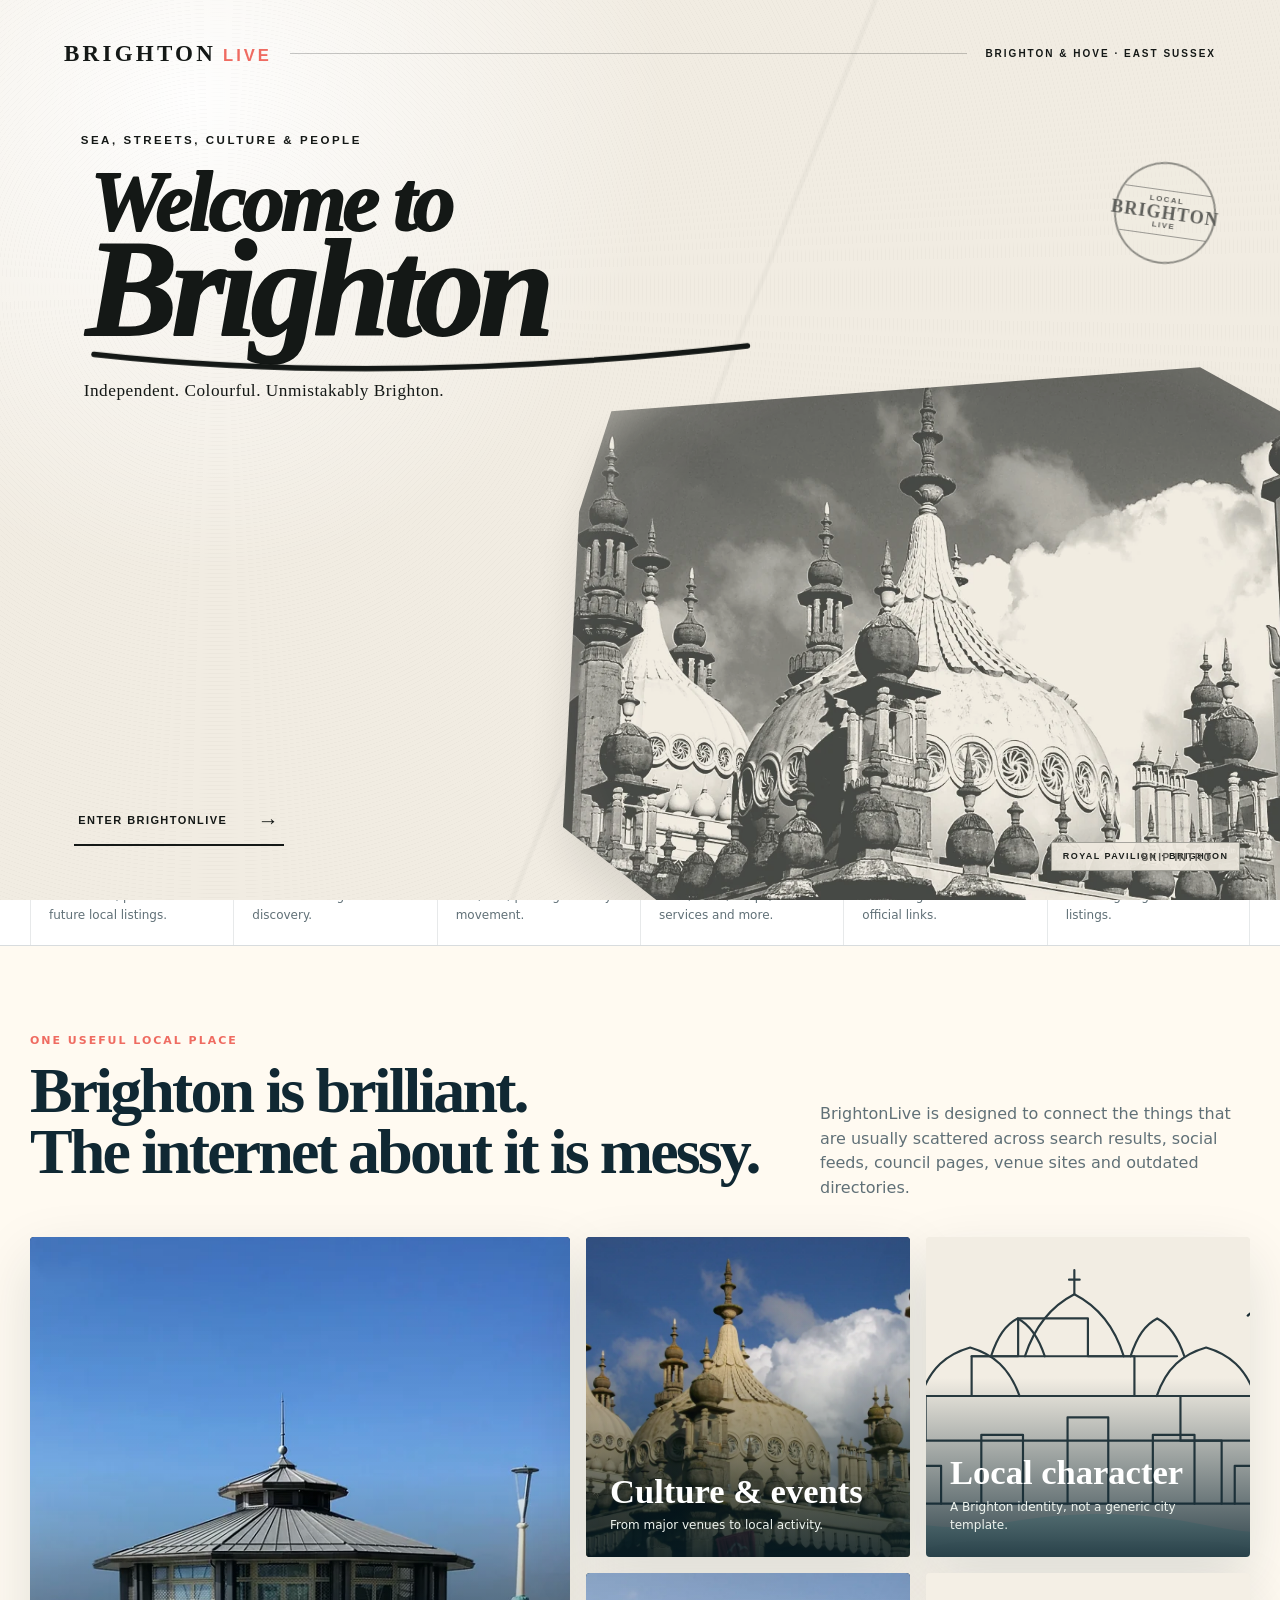
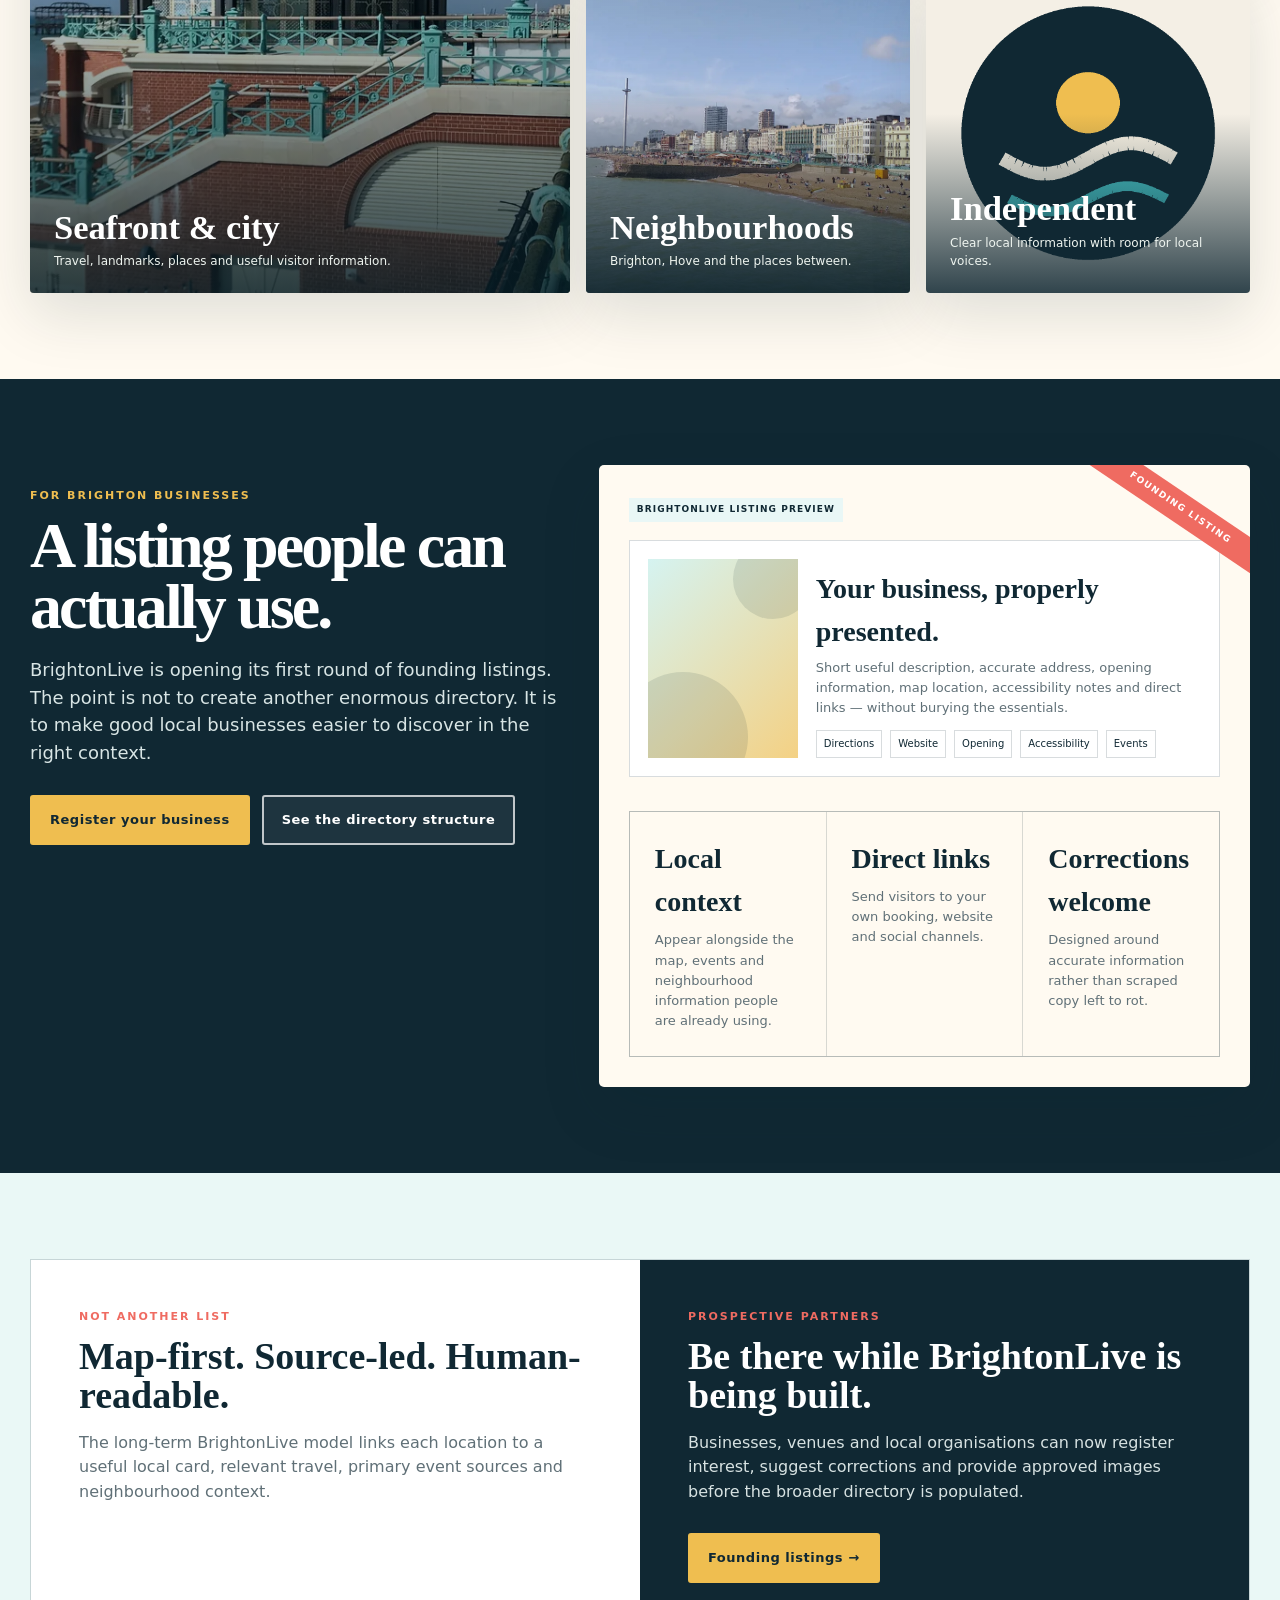
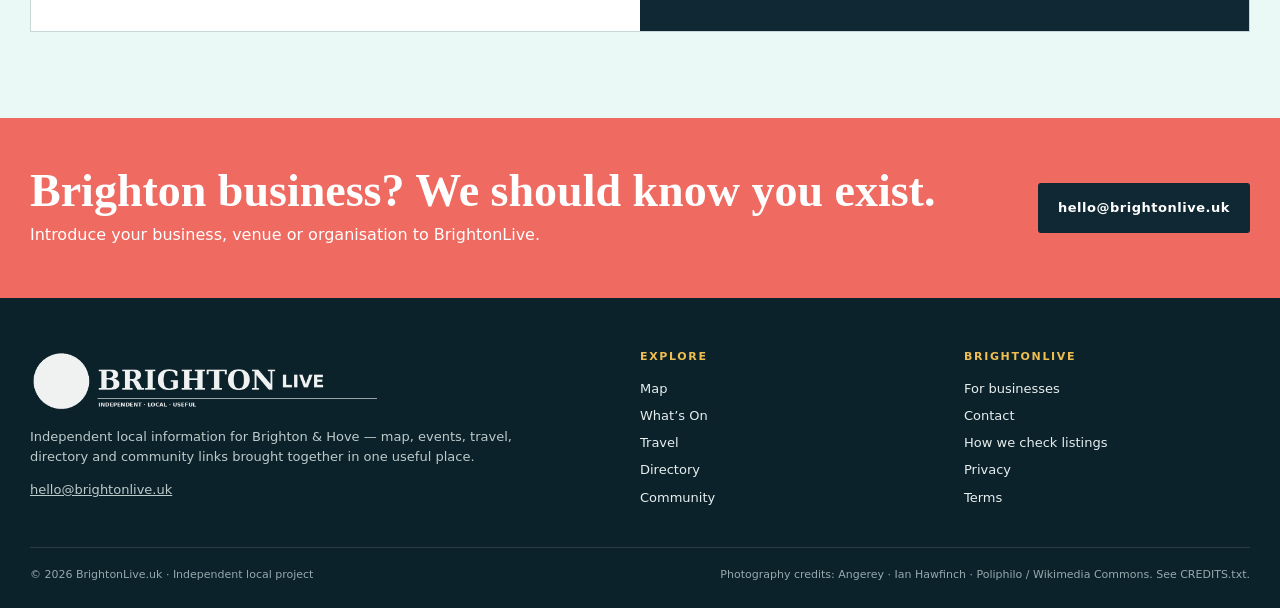
<file: public_html/index.html>
<!doctype html><html lang="en-GB"><head>
<meta charset="utf-8"><meta name="viewport" content="width=device-width,initial-scale=1">
<title>BrightonLive | Brighton & Hove Map, What’s On, Travel and Local Directory</title><meta name="description" content="BrightonLive is an independent map-first guide to Brighton & Hove: local places, what's on, travel, businesses, services and community links."><meta name="robots" content="index, follow, max-image-preview:large">
<link rel="canonical" href="https://brightonlive.uk/"><meta name="theme-color" content="#102833">
<meta property="og:locale" content="en_GB"><meta property="og:type" content="website"><meta property="og:site_name" content="BrightonLive">
<meta property="og:title" content="BrightonLive | Brighton & Hove Map, What’s On, Travel and Local Directory"><meta property="og:description" content="BrightonLive is an independent map-first guide to Brighton & Hove: local places, what's on, travel, businesses, services and community links."><meta property="og:url" content="https://brightonlive.uk/">
<meta property="og:image" content="https://brightonlive.uk/assets/brand/og-brightonlive-1200x630.jpg">
<meta name="twitter:card" content="summary_large_image"><meta name="twitter:title" content="BrightonLive | Brighton & Hove Map, What’s On, Travel and Local Directory"><meta name="twitter:description" content="BrightonLive is an independent map-first guide to Brighton & Hove: local places, what's on, travel, businesses, services and community links.">
<meta name="twitter:image" content="https://brightonlive.uk/assets/brand/og-brightonlive-1200x630.jpg">
<link rel="icon" href="assets/brand/favicon.svg" type="image/svg+xml"><link rel="icon" href="assets/brand/favicon-32.png" sizes="32x32"><link rel="icon" href="assets/brand/favicon-16.png" sizes="16x16">
<link rel="apple-touch-icon" href="assets/brand/apple-touch-icon.png" sizes="180x180"><link rel="manifest" href="site.webmanifest">
<link rel="stylesheet" href="assets/css/site.css"><link rel="stylesheet" href="assets/css/intro.css">
<script type="application/ld+json">{"@context": "https://schema.org", "@graph": [{"@type": "WebSite", "@id": "https://brightonlive.uk/#website", "url": "https://brightonlive.uk/", "name": "BrightonLive", "description": "Independent local guide to Brighton & Hove.", "inLanguage": "en-GB", "potentialAction": {"@type": "SearchAction", "target": "https://brightonlive.uk/map.html?q={search_term_string}", "query-input": "required name=search_term_string"}}, {"@type": "Organization", "@id": "https://brightonlive.uk/#organization", "name": "BrightonLive", "url": "https://brightonlive.uk/", "logo": "https://brightonlive.uk/assets/brand/google-business-logo-720.png", "areaServed": "Brighton & Hove, East Sussex"}]}</script>
</head><body><a class="skip-link" href="#main">Skip to content</a>
<div class="topline"><div class="wrap topline__inner"><span>BRIGHTON &amp; HOVE · BN1 · BN2 · BN3 · BN41</span><span>Founding business listings now open · <a href="list-your-business.html">Register interest →</a></span></div></div>
<div class="bl-intro" aria-label="Welcome to Brighton">
 <div class="bl-intro__grain" aria-hidden="true"></div>
 <header class="bl-intro__top" aria-hidden="true"><div class="bl-intro__brand">BRIGHTON<span>LIVE</span></div><div class="bl-intro__rule"></div><div class="bl-intro__place">BRIGHTON &amp; HOVE · EAST SUSSEX</div></header>
 <div class="bl-intro__copy"><p class="bl-intro__eyebrow">Sea, streets, culture &amp; people</p>
  <svg class="bl-intro__script" viewBox="0 0 1000 300" role="img" aria-labelledby="welcome-title welcome-desc">
   <title id="welcome-title">Welcome to Brighton</title><desc id="welcome-desc">Animated handwritten welcome lettering.</desc>
   <text class="bl-stroke bl-line1" x="24" y="104">Welcome to</text><text class="bl-fill bl-line1" x="24" y="104">Welcome to</text>
   <text class="bl-stroke bl-line2" x="18" y="238">Brighton</text><text class="bl-fill bl-line2" x="18" y="238">Brighton</text>
   <path class="bl-swoop" d="M28 263 C290 292, 566 286, 865 252"></path>
  </svg><p class="bl-intro__sub">Independent. Colourful. Unmistakably Brighton.</p>
 </div>
 <figure class="bl-intro__plate"><div class="bl-intro__matte"><img src="assets/intro/brighton-pavilion-plate.webp" alt="Architectural plate-style image of the Royal Pavilion"></div><figcaption>Royal Pavilion · Brighton</figcaption></figure>
 <div class="bl-intro__stamp" aria-hidden="true"><span>LOCAL</span><b>BRIGHTON</b><span>LIVE</span></div>
 <button class="bl-intro__enter" type="button" data-intro-enter><span>Enter BrightonLive</span><span aria-hidden="true">→</span></button>
 <button class="bl-intro__skip" type="button" data-intro-skip>Skip intro</button>
</div><script src="assets/js/intro.js" defer></script>
<header class="site-header"><div class="wrap header-inner">
<a class="brand-link" href="index.html" aria-label="BrightonLive home"><img src="assets/brand/header-1.png" alt="BrightonLive"></a>
<button class="menu-toggle" type="button" aria-label="Open menu" aria-expanded="false"><span></span><span></span><span></span></button>
<nav class="site-nav" aria-label="Main navigation"><a href="index.html" aria-current="page">Home</a><a href="map.html">Map</a><a href="calendar.html">What’s On</a><a href="travel.html">Travel</a><a href="directory.html">Directory</a><a href="community.html">Community</a><a href="contact.html">Contact</a><a class="client-link" href="list-your-business.html">For businesses</a></nav></div></header>
<main id="main">
<section class="hero" aria-label="BrightonLive introduction">
 <div class="hero-scenes" aria-hidden="true"><div class="hero-scene"></div><div class="hero-scene"></div><div class="hero-scene"></div></div>
 <div class="wrap hero-content"><div class="hero-copy"><p class="eyebrow">Brighton, beautifully mapped</p><h1>Live local knowledge for Brighton &amp; Hove.</h1>
 <p>A city guide built around what people actually need: a clear local map, useful travel links, trusted event sources and a growing directory of places, businesses and services.</p>
 <div class="actions"><a class="button" href="map.html">Open the map</a><a class="button-outline" href="directory.html">Browse the directory</a></div></div></div>
 <div class="hero-labels"><div class="wrap"><div class="scene-label"><b>Brighton seafront</b>West Pier · i360 · promenade</div><div class="scene-label"><b>Brighton &amp; Hove</b>Neighbourhoods · independents · local life</div><div class="scene-label"><b>Royal Pavilion</b>Culture · history · city centre</div></div></div>
</section>

<nav class="quick-nav" aria-label="Quick links"><div class="wrap quick-grid">
<a href="map.html"><b>Map</b><span>Landmarks, places and future local listings.</span></a>
<a href="calendar.html"><b>What’s On</b><span>Source-led Brighton event discovery.</span></a>
<a href="travel.html"><b>Travel</b><span>Rail, bus, parking and city movement.</span></a>
<a href="directory.html"><b>Directory</b><span>Food, drink, shops, services and more.</span></a>
<a href="community.html"><b>Community</b><span>Useful organisations and official links.</span></a>
<a href="list-your-business.html"><b>For business</b><span>Founding BrightonLive listings.</span></a>
</div></nav>

<section class="section"><div class="wrap">
 <div class="section-head"><div><div class="section-kicker">One useful local place</div><h2 class="section-title">Brighton is brilliant.<br>The internet about it is messy.</h2></div><p>BrightonLive is designed to connect the things that are usually scattered across search results, social feeds, council pages, venue sites and outdated directories.</p></div>
 <div class="visual-grid">
  <article class="visual-card"><img src="assets/images/card-seafront-900.webp" alt="Brighton seafront looking towards the i360"><div class="vc-copy"><b>Seafront &amp; city</b><span>Travel, landmarks, places and useful visitor information.</span></div></article>
  <article class="visual-card"><img src="assets/images/card-pavilion-900.webp" alt="Royal Pavilion architectural detail"><div class="vc-copy"><b>Culture &amp; events</b><span>From major venues to local activity.</span></div></article>
  <article class="visual-card art"><img src="assets/images/brighton-pavilion-line.svg" alt="Illustrated Brighton Royal Pavilion"><div class="vc-copy"><b>Local character</b><span>A Brighton identity, not a generic city template.</span></div></article>
  <article class="visual-card"><img src="assets/images/card-city-900.webp" alt="Brighton city and seafront"><div class="vc-copy"><b>Neighbourhoods</b><span>Brighton, Hove and the places between.</span></div></article>
  <article class="visual-card art"><img src="assets/brand/social-profile-1080.png" alt="BrightonLive brand mark"><div class="vc-copy"><b>Independent</b><span>Clear local information with room for local voices.</span></div></article>
 </div>
</div></section>

<section class="section section--ink"><div class="wrap client-grid">
 <div class="client-copy"><div class="section-kicker">For Brighton businesses</div><h2 class="section-title">A listing people can actually use.</h2><p class="section-lead">BrightonLive is opening its first round of founding listings. The point is not to create another enormous directory. It is to make good local businesses easier to discover in the right context.</p>
 <div class="actions"><a class="button" href="list-your-business.html">Register your business</a><a class="button-outline" href="directory.html">See the directory structure</a></div></div>
 <div class="client-card"><span class="mock-tag">BrightonLive listing preview</span><div class="mock-listing"><div class="mock-photo"></div><div><h3>Your business, properly presented.</h3><p>Short useful description, accurate address, opening information, map location, accessibility notes and direct links — without burying the essentials.</p><div class="mock-meta"><span>Directions</span><span>Website</span><span>Opening</span><span>Accessibility</span><span>Events</span></div></div></div>
 <div class="benefits"><div class="benefit"><strong>Local context</strong><p>Appear alongside the map, events and neighbourhood information people are already using.</p></div><div class="benefit"><strong>Direct links</strong><p>Send visitors to your own booking, website and social channels.</p></div><div class="benefit"><strong>Corrections welcome</strong><p>Designed around accurate information rather than scraped copy left to rot.</p></div></div>
 </div>
</div></section>

<section class="section section--sea"><div class="wrap"><div class="editorial-strip">
 <div class="editorial-panel"><div class="section-kicker">Not another list</div><h3>Map-first. Source-led. Human-readable.</h3><p>The long-term BrightonLive model links each location to a useful local card, relevant travel, primary event sources and neighbourhood context.</p></div>
 <div class="editorial-panel"><div class="section-kicker">Prospective partners</div><h3>Be there while BrightonLive is being built.</h3><p>Businesses, venues and local organisations can now register interest, suggest corrections and provide approved images before the broader directory is populated.</p><div class="actions"><a class="button" href="list-your-business.html">Founding listings →</a></div></div>
</div></div></section>

<div class="cta-band"><div class="wrap"><div><h2>Brighton business? We should know you exist.</h2><p>Introduce your business, venue or organisation to BrightonLive.</p></div><a class="button" href="mailto:hello@brightonlive.uk?subject=BrightonLive%20founding%20listing">hello@brightonlive.uk</a></div></div>
</main><footer class="footer"><div class="wrap"><div class="footer-grid">
<div><img class="footer-logo" src="assets/brand/header-1.png" alt="BrightonLive"><p>Independent local information for Brighton &amp; Hove — map, events, travel, directory and community links brought together in one useful place.</p><p><a href="mailto:hello@brightonlive.uk">hello@brightonlive.uk</a></p></div>
<div><h4>Explore</h4><nav class="footer-nav"><a href="map.html">Map</a><a href="calendar.html">What’s On</a><a href="travel.html">Travel</a><a href="directory.html">Directory</a><a href="community.html">Community</a></nav></div>
<div><h4>BrightonLive</h4><nav class="footer-nav"><a href="list-your-business.html">For businesses</a><a href="contact.html">Contact</a><a href="how-we-check.html">How we check listings</a><a href="privacy.html">Privacy</a><a href="terms.html">Terms</a></nav></div>
</div><div class="footer-bottom"><span>© <span data-year></span> BrightonLive.uk · Independent local project</span><span>Photography credits: Angerey · Ian Hawfinch · Poliphilo / Wikimedia Commons. See CREDITS.txt.</span></div></div></footer>
<script src="assets/js/site.js" defer></script></body></html>
</file>
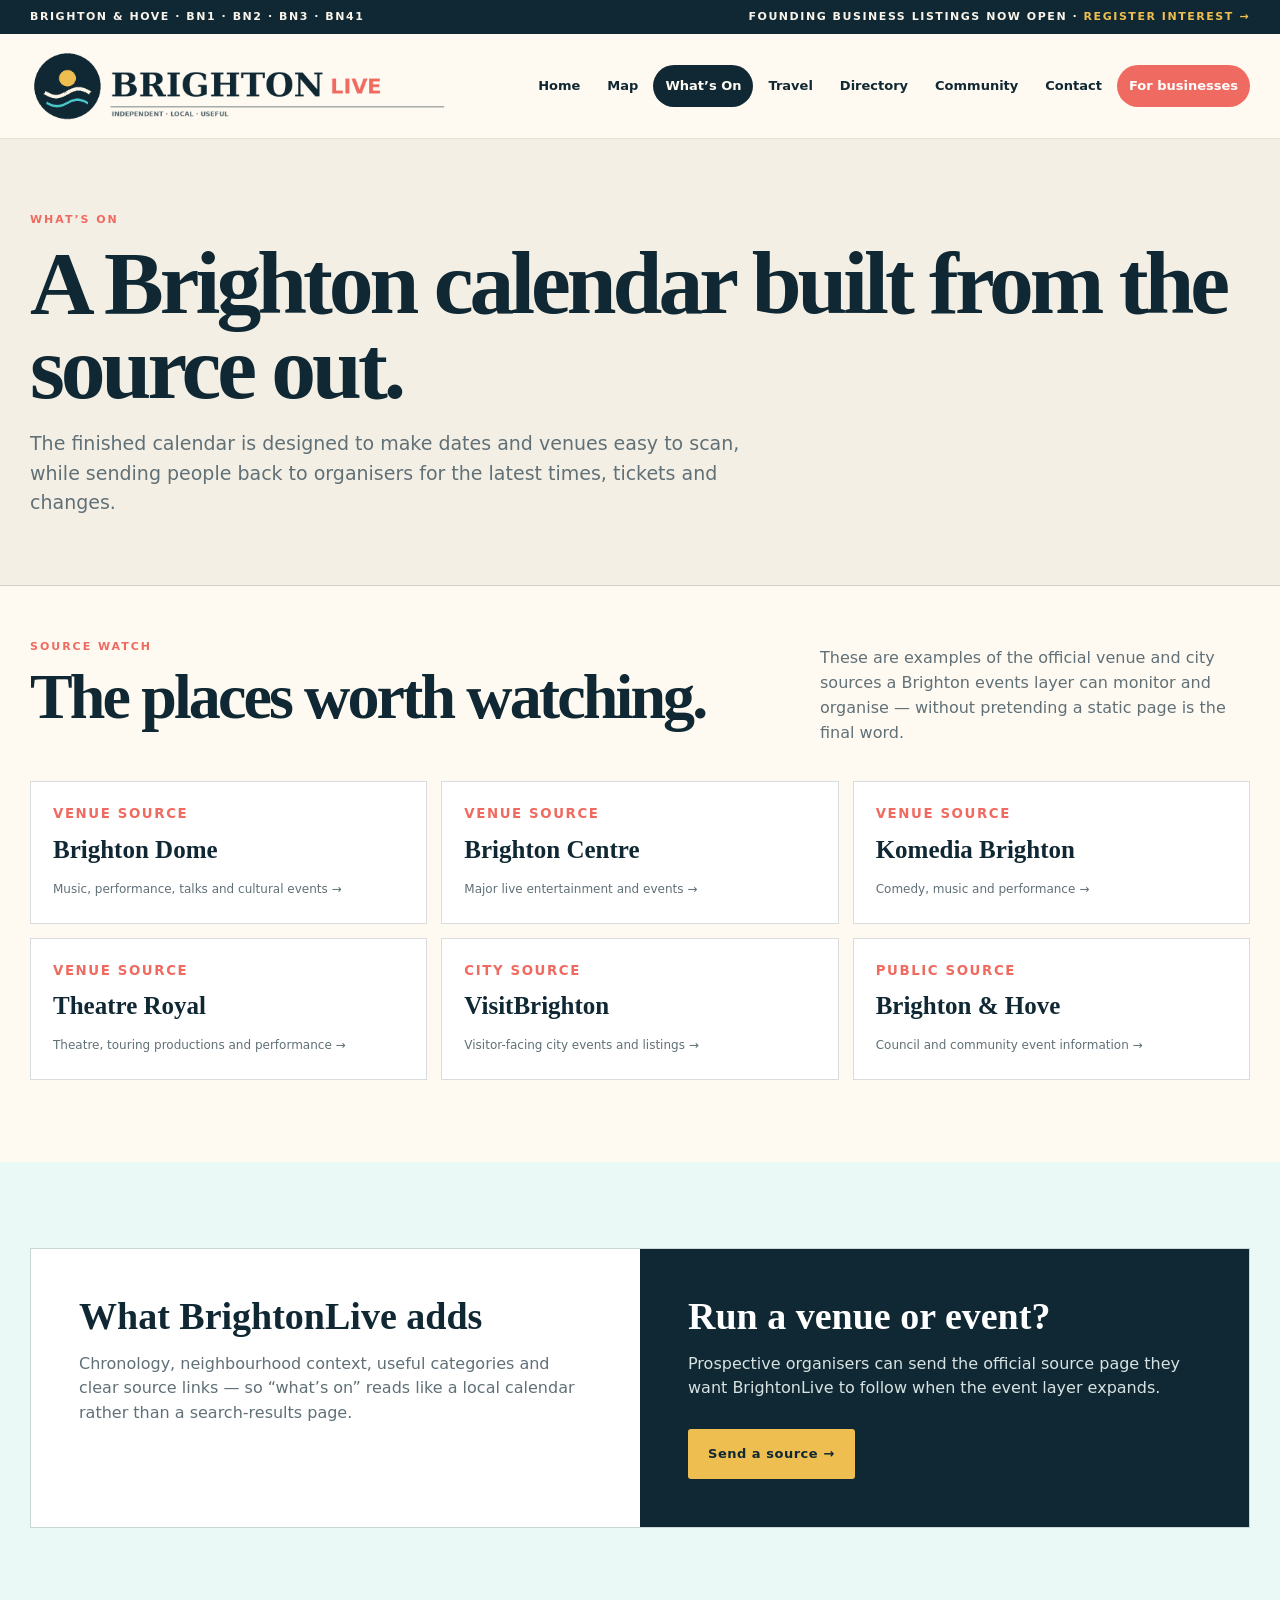
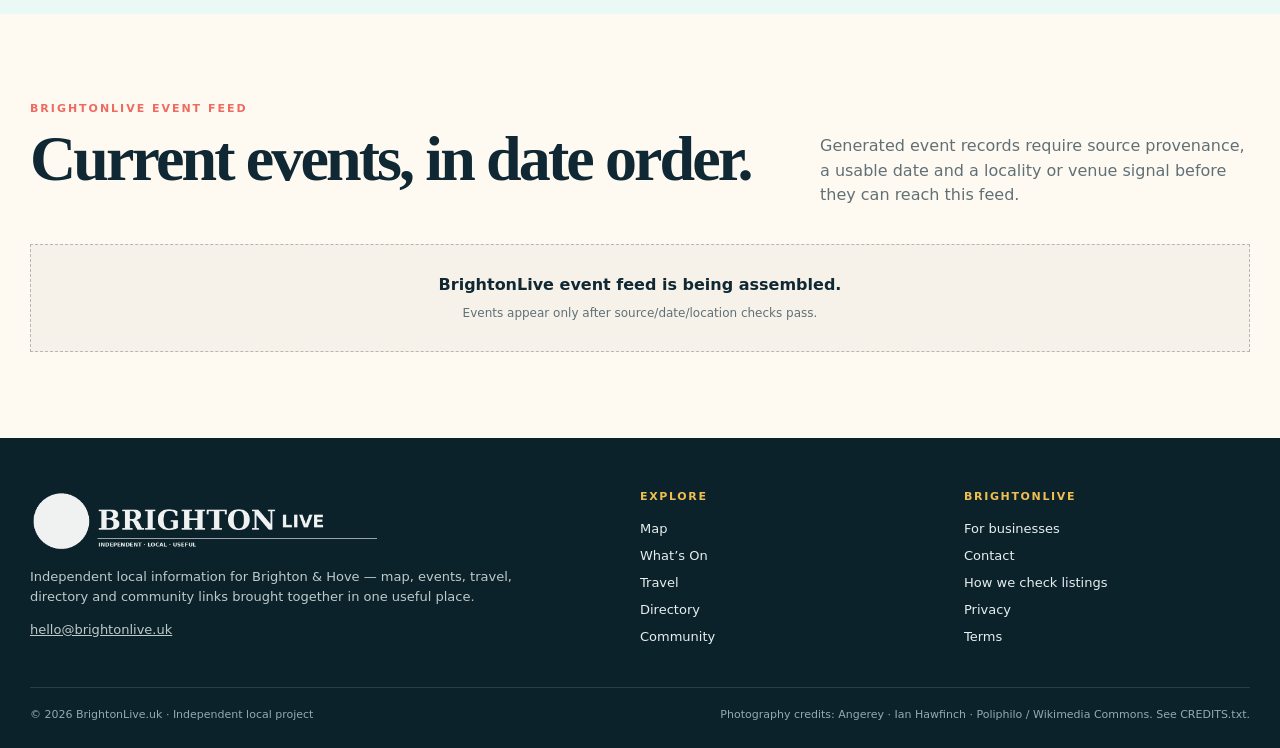
<file: public_html/calendar.html>
<!doctype html><html lang="en-GB"><head>
<meta charset="utf-8"><meta name="viewport" content="width=device-width,initial-scale=1">
<title>What’s On in Brighton & Hove | BrightonLive</title><meta name="description" content="BrightonLive's source-led route into events, venues and what's on across Brighton & Hove."><meta name="robots" content="index, follow, max-image-preview:large">
<link rel="canonical" href="https://brightonlive.uk/calendar.html"><meta name="theme-color" content="#102833">
<meta property="og:locale" content="en_GB"><meta property="og:type" content="website"><meta property="og:site_name" content="BrightonLive">
<meta property="og:title" content="What’s On in Brighton & Hove | BrightonLive"><meta property="og:description" content="BrightonLive's source-led route into events, venues and what's on across Brighton & Hove."><meta property="og:url" content="https://brightonlive.uk/calendar.html">
<meta property="og:image" content="https://brightonlive.uk/assets/brand/og-brightonlive-1200x630.jpg">
<meta name="twitter:card" content="summary_large_image"><meta name="twitter:title" content="What’s On in Brighton & Hove | BrightonLive"><meta name="twitter:description" content="BrightonLive's source-led route into events, venues and what's on across Brighton & Hove.">
<meta name="twitter:image" content="https://brightonlive.uk/assets/brand/og-brightonlive-1200x630.jpg">
<link rel="icon" href="assets/brand/favicon.svg" type="image/svg+xml"><link rel="icon" href="assets/brand/favicon-32.png" sizes="32x32"><link rel="icon" href="assets/brand/favicon-16.png" sizes="16x16">
<link rel="apple-touch-icon" href="assets/brand/apple-touch-icon.png" sizes="180x180"><link rel="manifest" href="site.webmanifest">
<link rel="stylesheet" href="assets/css/site.css">
<script type="application/ld+json">{"@context": "https://schema.org", "@graph": [{"@type": "WebSite", "@id": "https://brightonlive.uk/#website", "url": "https://brightonlive.uk/", "name": "BrightonLive", "description": "Independent local guide to Brighton & Hove.", "inLanguage": "en-GB", "potentialAction": {"@type": "SearchAction", "target": "https://brightonlive.uk/map.html?q={search_term_string}", "query-input": "required name=search_term_string"}}, {"@type": "Organization", "@id": "https://brightonlive.uk/#organization", "name": "BrightonLive", "url": "https://brightonlive.uk/", "logo": "https://brightonlive.uk/assets/brand/google-business-logo-720.png", "areaServed": "Brighton & Hove, East Sussex"}]}</script>
</head><body><a class="skip-link" href="#main">Skip to content</a>
<div class="topline"><div class="wrap topline__inner"><span>BRIGHTON &amp; HOVE · BN1 · BN2 · BN3 · BN41</span><span>Founding business listings now open · <a href="list-your-business.html">Register interest →</a></span></div></div><header class="site-header"><div class="wrap header-inner">
<a class="brand-link" href="index.html" aria-label="BrightonLive home"><img src="assets/brand/header-1.png" alt="BrightonLive"></a>
<button class="menu-toggle" type="button" aria-label="Open menu" aria-expanded="false"><span></span><span></span><span></span></button>
<nav class="site-nav" aria-label="Main navigation"><a href="index.html">Home</a><a href="map.html">Map</a><a href="calendar.html" aria-current="page">What’s On</a><a href="travel.html">Travel</a><a href="directory.html">Directory</a><a href="community.html">Community</a><a href="contact.html">Contact</a><a class="client-link" href="list-your-business.html">For businesses</a></nav></div></header>
<main id="main"><section class="page-hero"><div class="wrap"><div class="section-kicker">What’s On</div><h1>A Brighton calendar built from the source out.</h1><p>The finished calendar is designed to make dates and venues easy to scan, while sending people back to organisers for the latest times, tickets and changes.</p></div></section>
<section class="page-shell"><div class="wrap"><div class="section-head"><div><div class="section-kicker">Source watch</div><h2 class="section-title">The places worth watching.</h2></div><p>These are examples of the official venue and city sources a Brighton events layer can monitor and organise — without pretending a static page is the final word.</p></div>
<div class="sources-grid">
<a class="source-card" href="https://brightondome.org/" target="_blank" rel="noopener"><small>Venue source</small><strong>Brighton Dome</strong><span>Music, performance, talks and cultural events →</span></a>
<a class="source-card" href="https://brightoncentre.co.uk/" target="_blank" rel="noopener"><small>Venue source</small><strong>Brighton Centre</strong><span>Major live entertainment and events →</span></a>
<a class="source-card" href="https://www.komedia.co.uk/brighton/" target="_blank" rel="noopener"><small>Venue source</small><strong>Komedia Brighton</strong><span>Comedy, music and performance →</span></a>
<a class="source-card" href="https://www.atgtickets.com/venues/theatre-royal-brighton/" target="_blank" rel="noopener"><small>Venue source</small><strong>Theatre Royal</strong><span>Theatre, touring productions and performance →</span></a>
<a class="source-card" href="https://www.visitbrighton.com/whats-on" target="_blank" rel="noopener"><small>City source</small><strong>VisitBrighton</strong><span>Visitor-facing city events and listings →</span></a>
<a class="source-card" href="https://www.brighton-hove.gov.uk/events" target="_blank" rel="noopener"><small>Public source</small><strong>Brighton &amp; Hove</strong><span>Council and community event information →</span></a>
</div></div></section>
<section class="section section--sea"><div class="wrap"><div class="editorial-strip"><div class="editorial-panel"><h3>What BrightonLive adds</h3><p>Chronology, neighbourhood context, useful categories and clear source links — so “what’s on” reads like a local calendar rather than a search-results page.</p></div><div class="editorial-panel"><h3>Run a venue or event?</h3><p>Prospective organisers can send the official source page they want BrightonLive to follow when the event layer expands.</p><div class="actions"><a class="button" href="contact.html">Send a source →</a></div></div></div></div></section>
<section class="section"><div class="wrap">
<div class="section-head"><div><div class="section-kicker">BrightonLive event feed</div><h2 class="section-title">Current events, in date order.</h2></div><p>Generated event records require source provenance, a usable date and a locality or venue signal before they can reach this feed.</p></div>
<div class="event-feed" data-events-feed></div>
</div></section>
</main><footer class="footer"><div class="wrap"><div class="footer-grid">
<div><img class="footer-logo" src="assets/brand/header-1.png" alt="BrightonLive"><p>Independent local information for Brighton &amp; Hove — map, events, travel, directory and community links brought together in one useful place.</p><p><a href="mailto:hello@brightonlive.uk">hello@brightonlive.uk</a></p></div>
<div><h4>Explore</h4><nav class="footer-nav"><a href="map.html">Map</a><a href="calendar.html">What’s On</a><a href="travel.html">Travel</a><a href="directory.html">Directory</a><a href="community.html">Community</a></nav></div>
<div><h4>BrightonLive</h4><nav class="footer-nav"><a href="list-your-business.html">For businesses</a><a href="contact.html">Contact</a><a href="how-we-check.html">How we check listings</a><a href="privacy.html">Privacy</a><a href="terms.html">Terms</a></nav></div>
</div><div class="footer-bottom"><span>© <span data-year></span> BrightonLive.uk · Independent local project</span><span>Photography credits: Angerey · Ian Hawfinch · Poliphilo / Wikimedia Commons. See CREDITS.txt.</span></div></div></footer>
<script src="assets/js/site.js" defer></script><script src="assets/js/data-feeds.js" defer></script></body></html>
</file>
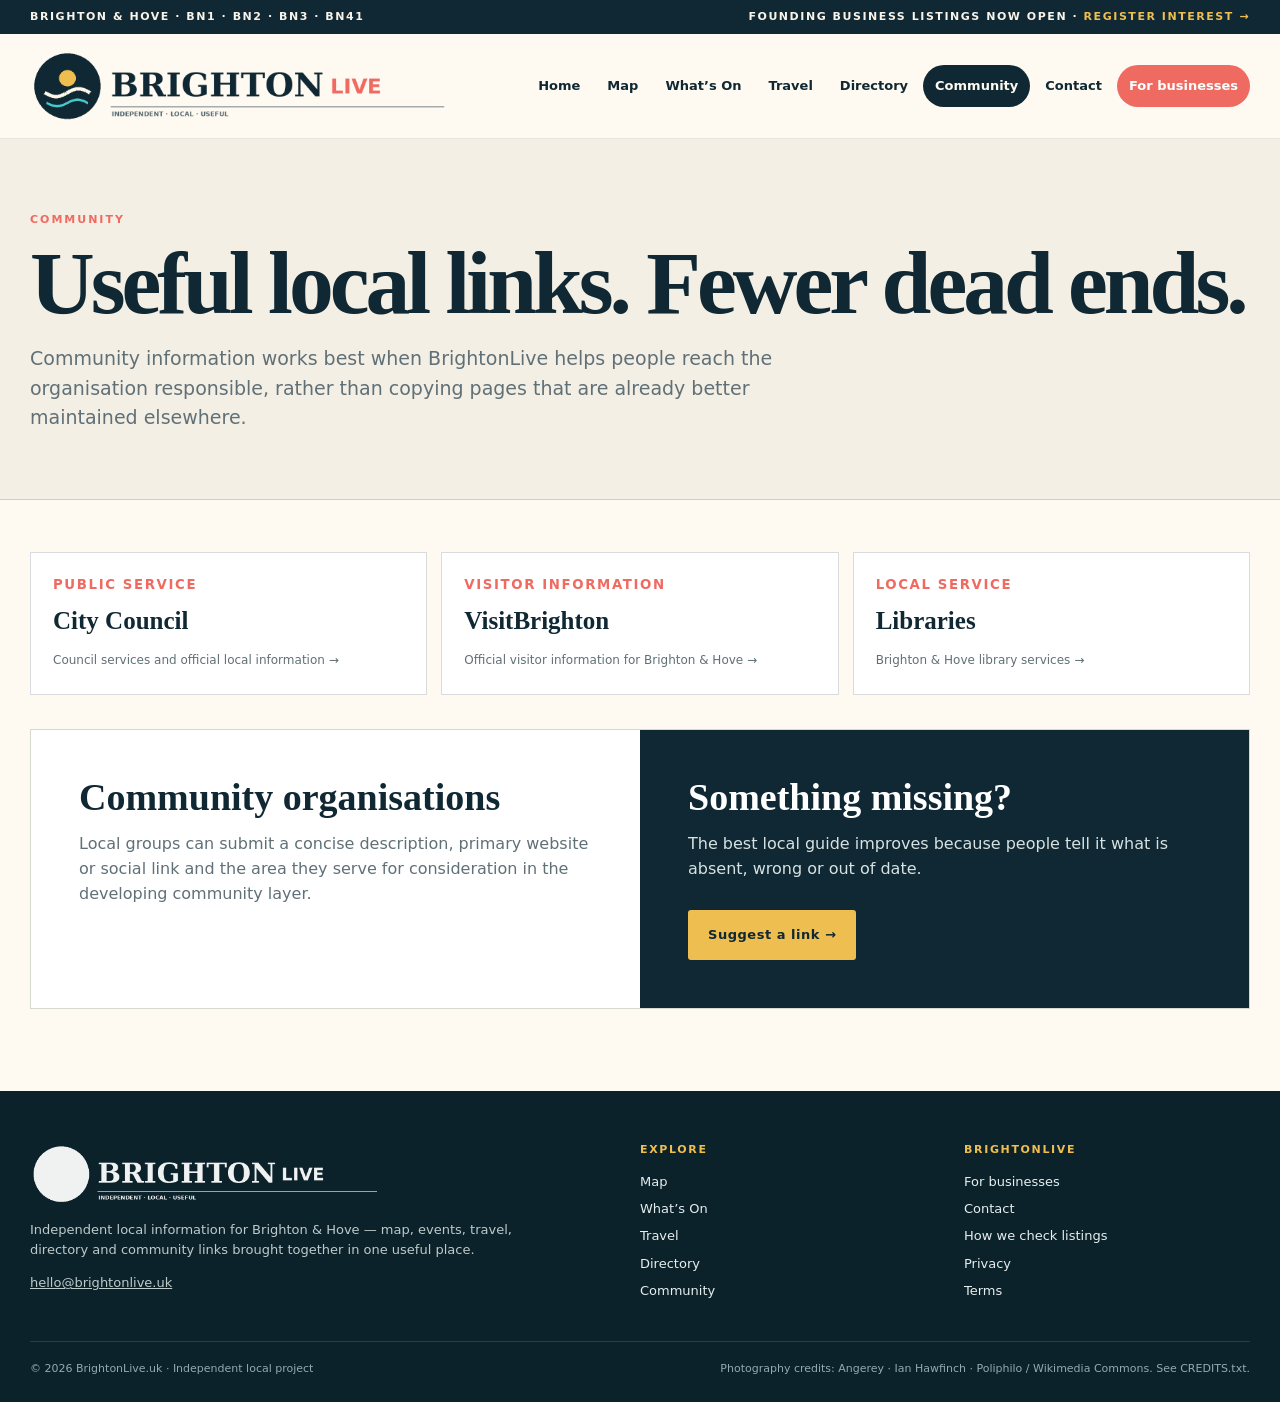
<file: public_html/community.html>
<!doctype html><html lang="en-GB"><head>
<meta charset="utf-8"><meta name="viewport" content="width=device-width,initial-scale=1">
<title>Brighton & Hove Community | BrightonLive</title><meta name="description" content="Useful Brighton & Hove community, public service and city information links."><meta name="robots" content="index, follow, max-image-preview:large">
<link rel="canonical" href="https://brightonlive.uk/community.html"><meta name="theme-color" content="#102833">
<meta property="og:locale" content="en_GB"><meta property="og:type" content="website"><meta property="og:site_name" content="BrightonLive">
<meta property="og:title" content="Brighton & Hove Community | BrightonLive"><meta property="og:description" content="Useful Brighton & Hove community, public service and city information links."><meta property="og:url" content="https://brightonlive.uk/community.html">
<meta property="og:image" content="https://brightonlive.uk/assets/brand/og-brightonlive-1200x630.jpg">
<meta name="twitter:card" content="summary_large_image"><meta name="twitter:title" content="Brighton & Hove Community | BrightonLive"><meta name="twitter:description" content="Useful Brighton & Hove community, public service and city information links.">
<meta name="twitter:image" content="https://brightonlive.uk/assets/brand/og-brightonlive-1200x630.jpg">
<link rel="icon" href="assets/brand/favicon.svg" type="image/svg+xml"><link rel="icon" href="assets/brand/favicon-32.png" sizes="32x32"><link rel="icon" href="assets/brand/favicon-16.png" sizes="16x16">
<link rel="apple-touch-icon" href="assets/brand/apple-touch-icon.png" sizes="180x180"><link rel="manifest" href="site.webmanifest">
<link rel="stylesheet" href="assets/css/site.css">
<script type="application/ld+json">{"@context": "https://schema.org", "@graph": [{"@type": "WebSite", "@id": "https://brightonlive.uk/#website", "url": "https://brightonlive.uk/", "name": "BrightonLive", "description": "Independent local guide to Brighton & Hove.", "inLanguage": "en-GB", "potentialAction": {"@type": "SearchAction", "target": "https://brightonlive.uk/map.html?q={search_term_string}", "query-input": "required name=search_term_string"}}, {"@type": "Organization", "@id": "https://brightonlive.uk/#organization", "name": "BrightonLive", "url": "https://brightonlive.uk/", "logo": "https://brightonlive.uk/assets/brand/google-business-logo-720.png", "areaServed": "Brighton & Hove, East Sussex"}]}</script>
</head><body><a class="skip-link" href="#main">Skip to content</a>
<div class="topline"><div class="wrap topline__inner"><span>BRIGHTON &amp; HOVE · BN1 · BN2 · BN3 · BN41</span><span>Founding business listings now open · <a href="list-your-business.html">Register interest →</a></span></div></div><header class="site-header"><div class="wrap header-inner">
<a class="brand-link" href="index.html" aria-label="BrightonLive home"><img src="assets/brand/header-1.png" alt="BrightonLive"></a>
<button class="menu-toggle" type="button" aria-label="Open menu" aria-expanded="false"><span></span><span></span><span></span></button>
<nav class="site-nav" aria-label="Main navigation"><a href="index.html">Home</a><a href="map.html">Map</a><a href="calendar.html">What’s On</a><a href="travel.html">Travel</a><a href="directory.html">Directory</a><a href="community.html" aria-current="page">Community</a><a href="contact.html">Contact</a><a class="client-link" href="list-your-business.html">For businesses</a></nav></div></header>
<main id="main"><section class="page-hero"><div class="wrap"><div class="section-kicker">Community</div><h1>Useful local links. Fewer dead ends.</h1><p>Community information works best when BrightonLive helps people reach the organisation responsible, rather than copying pages that are already better maintained elsewhere.</p></div></section>
<section class="page-shell"><div class="wrap"><div class="sources-grid">
<a class="source-card" href="https://www.brighton-hove.gov.uk/" target="_blank" rel="noopener"><small>Public service</small><strong>City Council</strong><span>Council services and official local information →</span></a>
<a class="source-card" href="https://www.visitbrighton.com/" target="_blank" rel="noopener"><small>Visitor information</small><strong>VisitBrighton</strong><span>Official visitor information for Brighton &amp; Hove →</span></a>
<a class="source-card" href="https://www.brighton-hove.gov.uk/libraries-leisure-and-arts/libraries" target="_blank" rel="noopener"><small>Local service</small><strong>Libraries</strong><span>Brighton &amp; Hove library services →</span></a>
</div>
<div class="editorial-strip" style="margin-top:34px"><div class="editorial-panel"><h3>Community organisations</h3><p>Local groups can submit a concise description, primary website or social link and the area they serve for consideration in the developing community layer.</p></div><div class="editorial-panel"><h3>Something missing?</h3><p>The best local guide improves because people tell it what is absent, wrong or out of date.</p><div class="actions"><a class="button" href="contact.html">Suggest a link →</a></div></div></div>
</div></section></main><footer class="footer"><div class="wrap"><div class="footer-grid">
<div><img class="footer-logo" src="assets/brand/header-1.png" alt="BrightonLive"><p>Independent local information for Brighton &amp; Hove — map, events, travel, directory and community links brought together in one useful place.</p><p><a href="mailto:hello@brightonlive.uk">hello@brightonlive.uk</a></p></div>
<div><h4>Explore</h4><nav class="footer-nav"><a href="map.html">Map</a><a href="calendar.html">What’s On</a><a href="travel.html">Travel</a><a href="directory.html">Directory</a><a href="community.html">Community</a></nav></div>
<div><h4>BrightonLive</h4><nav class="footer-nav"><a href="list-your-business.html">For businesses</a><a href="contact.html">Contact</a><a href="how-we-check.html">How we check listings</a><a href="privacy.html">Privacy</a><a href="terms.html">Terms</a></nav></div>
</div><div class="footer-bottom"><span>© <span data-year></span> BrightonLive.uk · Independent local project</span><span>Photography credits: Angerey · Ian Hawfinch · Poliphilo / Wikimedia Commons. See CREDITS.txt.</span></div></div></footer>
<script src="assets/js/site.js" defer></script></body></html>
</file>
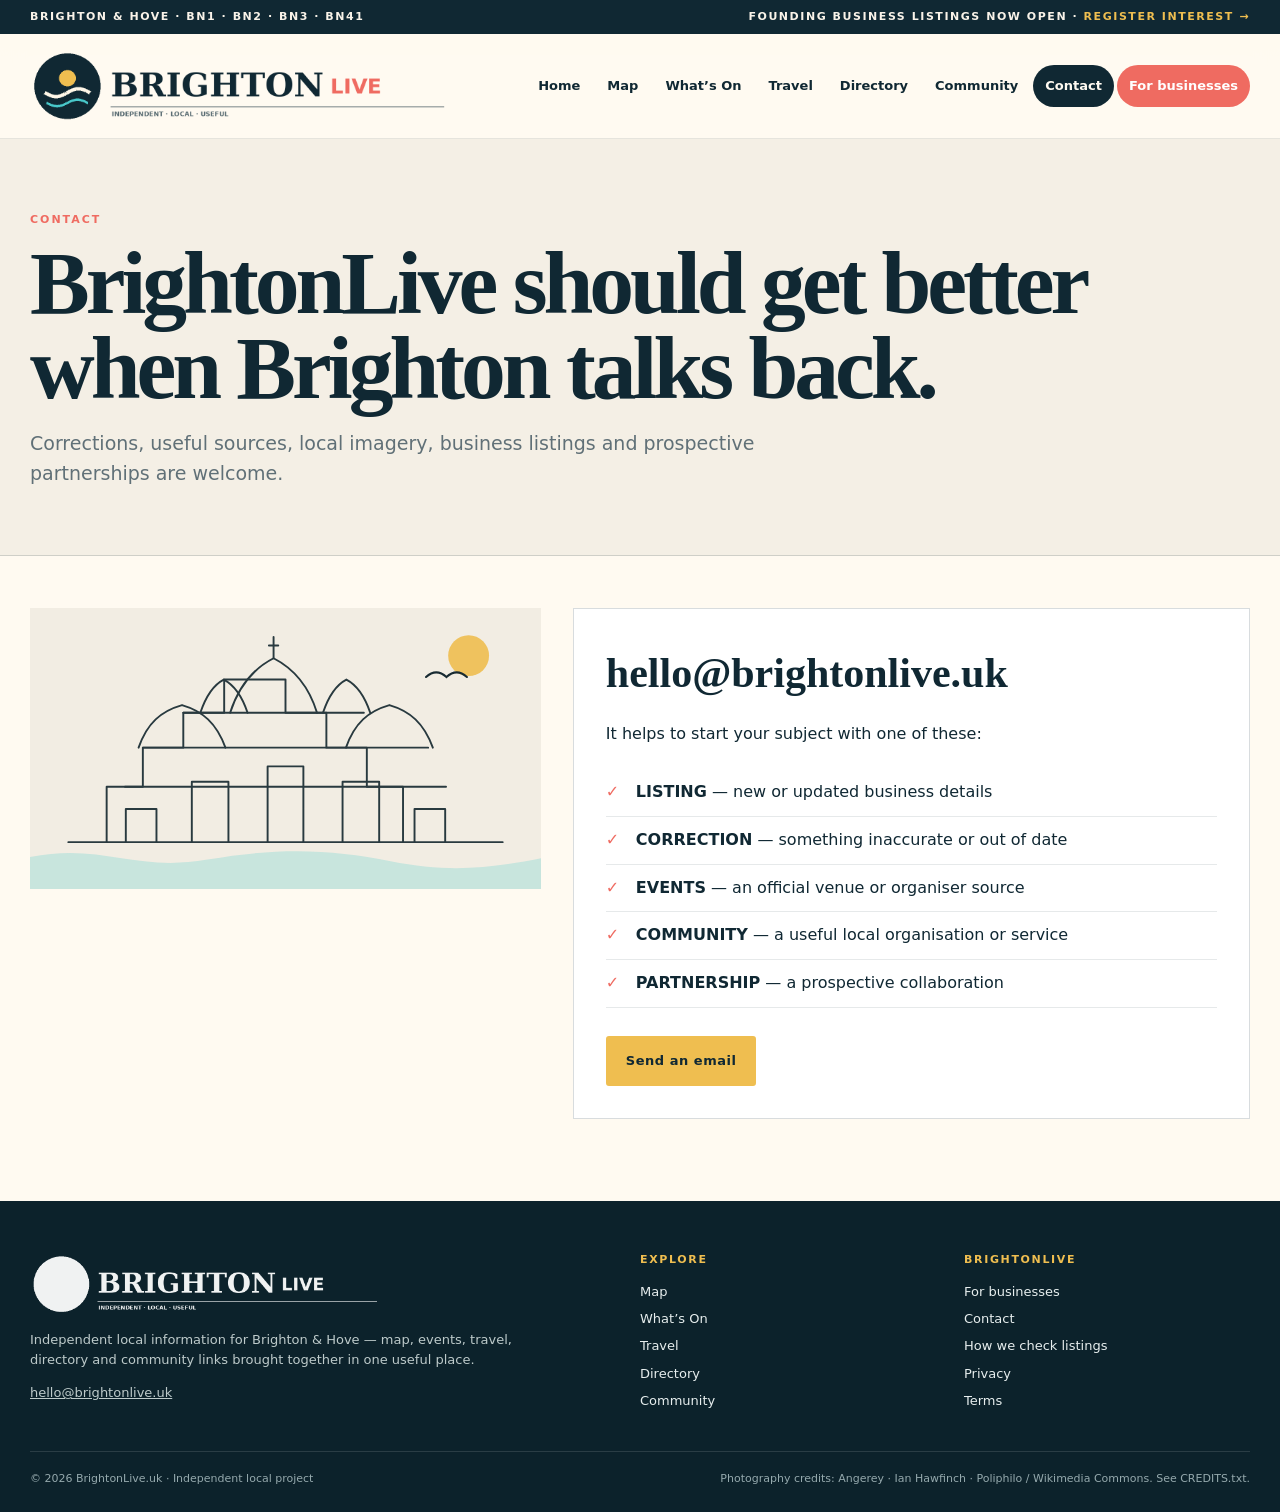
<file: public_html/contact.html>
<!doctype html><html lang="en-GB"><head>
<meta charset="utf-8"><meta name="viewport" content="width=device-width,initial-scale=1">
<title>Contact BrightonLive</title><meta name="description" content="Contact BrightonLive about local listings, corrections, events, community information or prospective partnerships."><meta name="robots" content="index, follow, max-image-preview:large">
<link rel="canonical" href="https://brightonlive.uk/contact.html"><meta name="theme-color" content="#102833">
<meta property="og:locale" content="en_GB"><meta property="og:type" content="website"><meta property="og:site_name" content="BrightonLive">
<meta property="og:title" content="Contact BrightonLive"><meta property="og:description" content="Contact BrightonLive about local listings, corrections, events, community information or prospective partnerships."><meta property="og:url" content="https://brightonlive.uk/contact.html">
<meta property="og:image" content="https://brightonlive.uk/assets/brand/og-brightonlive-1200x630.jpg">
<meta name="twitter:card" content="summary_large_image"><meta name="twitter:title" content="Contact BrightonLive"><meta name="twitter:description" content="Contact BrightonLive about local listings, corrections, events, community information or prospective partnerships.">
<meta name="twitter:image" content="https://brightonlive.uk/assets/brand/og-brightonlive-1200x630.jpg">
<link rel="icon" href="assets/brand/favicon.svg" type="image/svg+xml"><link rel="icon" href="assets/brand/favicon-32.png" sizes="32x32"><link rel="icon" href="assets/brand/favicon-16.png" sizes="16x16">
<link rel="apple-touch-icon" href="assets/brand/apple-touch-icon.png" sizes="180x180"><link rel="manifest" href="site.webmanifest">
<link rel="stylesheet" href="assets/css/site.css">
<script type="application/ld+json">{"@context": "https://schema.org", "@graph": [{"@type": "WebSite", "@id": "https://brightonlive.uk/#website", "url": "https://brightonlive.uk/", "name": "BrightonLive", "description": "Independent local guide to Brighton & Hove.", "inLanguage": "en-GB", "potentialAction": {"@type": "SearchAction", "target": "https://brightonlive.uk/map.html?q={search_term_string}", "query-input": "required name=search_term_string"}}, {"@type": "Organization", "@id": "https://brightonlive.uk/#organization", "name": "BrightonLive", "url": "https://brightonlive.uk/", "logo": "https://brightonlive.uk/assets/brand/google-business-logo-720.png", "areaServed": "Brighton & Hove, East Sussex"}]}</script>
</head><body><a class="skip-link" href="#main">Skip to content</a>
<div class="topline"><div class="wrap topline__inner"><span>BRIGHTON &amp; HOVE · BN1 · BN2 · BN3 · BN41</span><span>Founding business listings now open · <a href="list-your-business.html">Register interest →</a></span></div></div><header class="site-header"><div class="wrap header-inner">
<a class="brand-link" href="index.html" aria-label="BrightonLive home"><img src="assets/brand/header-1.png" alt="BrightonLive"></a>
<button class="menu-toggle" type="button" aria-label="Open menu" aria-expanded="false"><span></span><span></span><span></span></button>
<nav class="site-nav" aria-label="Main navigation"><a href="index.html">Home</a><a href="map.html">Map</a><a href="calendar.html">What’s On</a><a href="travel.html">Travel</a><a href="directory.html">Directory</a><a href="community.html">Community</a><a href="contact.html" aria-current="page">Contact</a><a class="client-link" href="list-your-business.html">For businesses</a></nav></div></header>
<main id="main"><section class="page-hero"><div class="wrap"><div class="section-kicker">Contact</div><h1>BrightonLive should get better when Brighton talks back.</h1><p>Corrections, useful sources, local imagery, business listings and prospective partnerships are welcome.</p></div></section>
<section class="page-shell"><div class="wrap contact-grid"><div><img src="assets/images/brighton-pavilion-line.svg" alt="Brighton Pavilion illustration"></div><div class="contact-panel"><h2>hello@brightonlive.uk</h2><p>It helps to start your subject with one of these:</p><ul class="checklist"><li><strong>LISTING</strong> — new or updated business details</li><li><strong>CORRECTION</strong> — something inaccurate or out of date</li><li><strong>EVENTS</strong> — an official venue or organiser source</li><li><strong>COMMUNITY</strong> — a useful local organisation or service</li><li><strong>PARTNERSHIP</strong> — a prospective collaboration</li></ul><div class="actions"><a class="button" href="mailto:hello@brightonlive.uk">Send an email</a></div></div></div></section></main><footer class="footer"><div class="wrap"><div class="footer-grid">
<div><img class="footer-logo" src="assets/brand/header-1.png" alt="BrightonLive"><p>Independent local information for Brighton &amp; Hove — map, events, travel, directory and community links brought together in one useful place.</p><p><a href="mailto:hello@brightonlive.uk">hello@brightonlive.uk</a></p></div>
<div><h4>Explore</h4><nav class="footer-nav"><a href="map.html">Map</a><a href="calendar.html">What’s On</a><a href="travel.html">Travel</a><a href="directory.html">Directory</a><a href="community.html">Community</a></nav></div>
<div><h4>BrightonLive</h4><nav class="footer-nav"><a href="list-your-business.html">For businesses</a><a href="contact.html">Contact</a><a href="how-we-check.html">How we check listings</a><a href="privacy.html">Privacy</a><a href="terms.html">Terms</a></nav></div>
</div><div class="footer-bottom"><span>© <span data-year></span> BrightonLive.uk · Independent local project</span><span>Photography credits: Angerey · Ian Hawfinch · Poliphilo / Wikimedia Commons. See CREDITS.txt.</span></div></div></footer>
<script src="assets/js/site.js" defer></script></body></html>
</file>
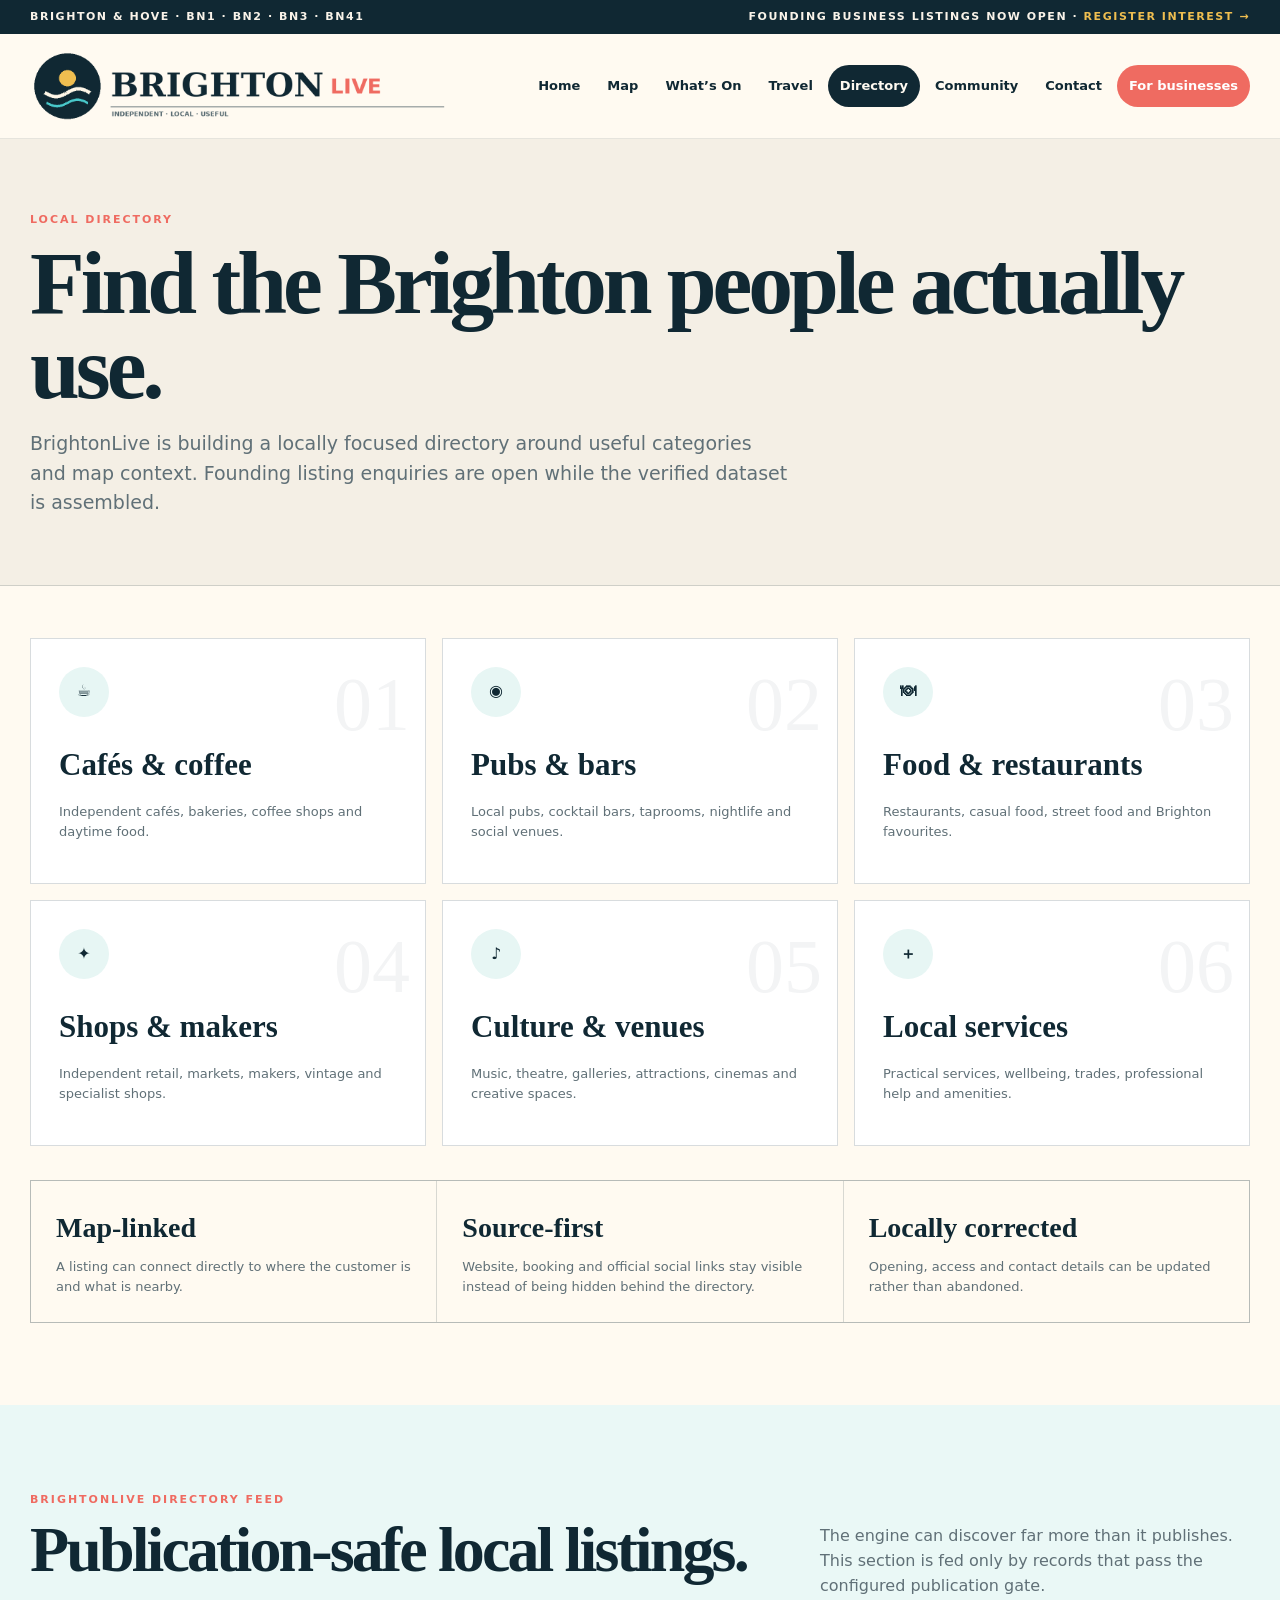
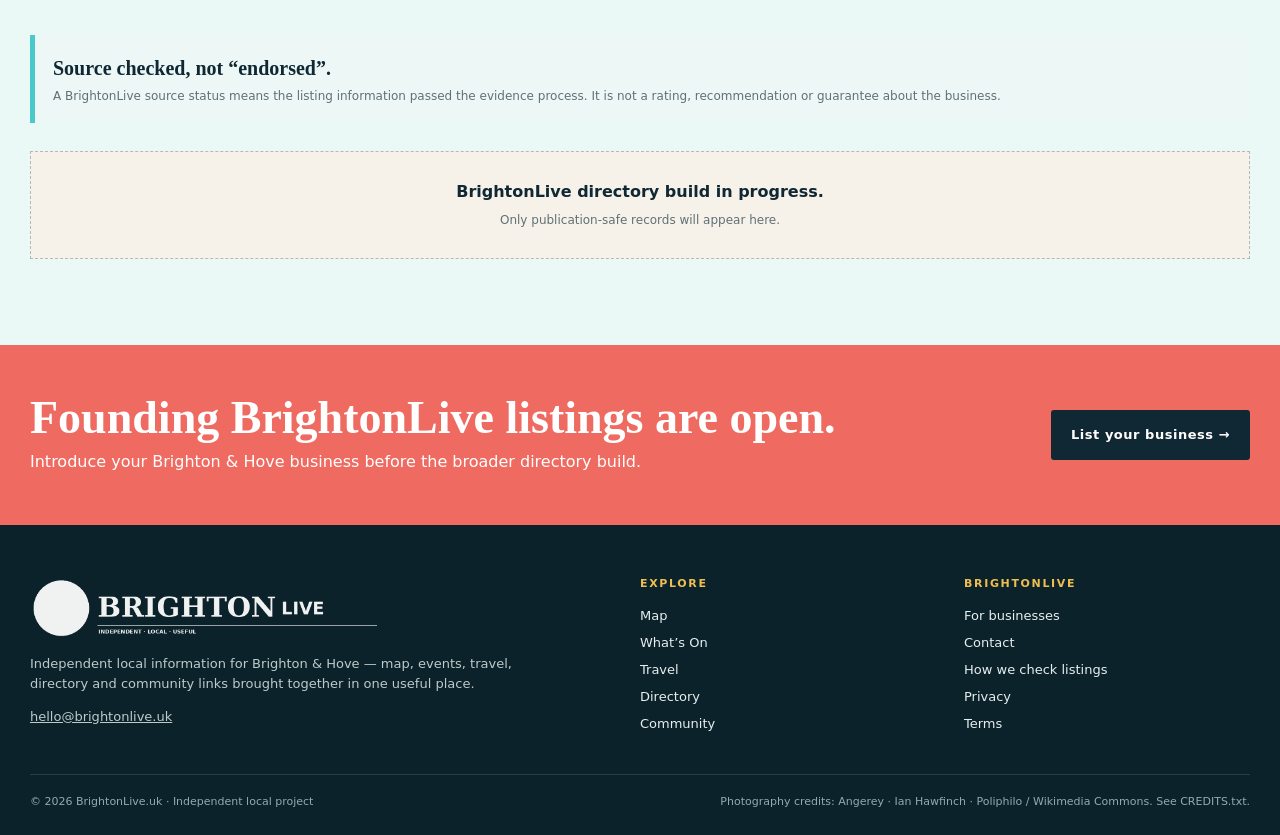
<file: public_html/directory.html>
<!doctype html><html lang="en-GB"><head>
<meta charset="utf-8"><meta name="viewport" content="width=device-width,initial-scale=1">
<title>Brighton & Hove Local Directory | BrightonLive</title><meta name="description" content="A growing Brighton & Hove directory for food, drink, shops, services, venues and useful local places."><meta name="robots" content="index, follow, max-image-preview:large">
<link rel="canonical" href="https://brightonlive.uk/directory.html"><meta name="theme-color" content="#102833">
<meta property="og:locale" content="en_GB"><meta property="og:type" content="website"><meta property="og:site_name" content="BrightonLive">
<meta property="og:title" content="Brighton & Hove Local Directory | BrightonLive"><meta property="og:description" content="A growing Brighton & Hove directory for food, drink, shops, services, venues and useful local places."><meta property="og:url" content="https://brightonlive.uk/directory.html">
<meta property="og:image" content="https://brightonlive.uk/assets/brand/og-brightonlive-1200x630.jpg">
<meta name="twitter:card" content="summary_large_image"><meta name="twitter:title" content="Brighton & Hove Local Directory | BrightonLive"><meta name="twitter:description" content="A growing Brighton & Hove directory for food, drink, shops, services, venues and useful local places.">
<meta name="twitter:image" content="https://brightonlive.uk/assets/brand/og-brightonlive-1200x630.jpg">
<link rel="icon" href="assets/brand/favicon.svg" type="image/svg+xml"><link rel="icon" href="assets/brand/favicon-32.png" sizes="32x32"><link rel="icon" href="assets/brand/favicon-16.png" sizes="16x16">
<link rel="apple-touch-icon" href="assets/brand/apple-touch-icon.png" sizes="180x180"><link rel="manifest" href="site.webmanifest">
<link rel="stylesheet" href="assets/css/site.css">
<script type="application/ld+json">{"@context": "https://schema.org", "@graph": [{"@type": "WebSite", "@id": "https://brightonlive.uk/#website", "url": "https://brightonlive.uk/", "name": "BrightonLive", "description": "Independent local guide to Brighton & Hove.", "inLanguage": "en-GB", "potentialAction": {"@type": "SearchAction", "target": "https://brightonlive.uk/map.html?q={search_term_string}", "query-input": "required name=search_term_string"}}, {"@type": "Organization", "@id": "https://brightonlive.uk/#organization", "name": "BrightonLive", "url": "https://brightonlive.uk/", "logo": "https://brightonlive.uk/assets/brand/google-business-logo-720.png", "areaServed": "Brighton & Hove, East Sussex"}]}</script>
</head><body><a class="skip-link" href="#main">Skip to content</a>
<div class="topline"><div class="wrap topline__inner"><span>BRIGHTON &amp; HOVE · BN1 · BN2 · BN3 · BN41</span><span>Founding business listings now open · <a href="list-your-business.html">Register interest →</a></span></div></div><header class="site-header"><div class="wrap header-inner">
<a class="brand-link" href="index.html" aria-label="BrightonLive home"><img src="assets/brand/header-1.png" alt="BrightonLive"></a>
<button class="menu-toggle" type="button" aria-label="Open menu" aria-expanded="false"><span></span><span></span><span></span></button>
<nav class="site-nav" aria-label="Main navigation"><a href="index.html">Home</a><a href="map.html">Map</a><a href="calendar.html">What’s On</a><a href="travel.html">Travel</a><a href="directory.html" aria-current="page">Directory</a><a href="community.html">Community</a><a href="contact.html">Contact</a><a class="client-link" href="list-your-business.html">For businesses</a></nav></div></header>
<main id="main"><section class="page-hero"><div class="wrap"><div class="section-kicker">Local directory</div><h1>Find the Brighton people actually use.</h1><p>BrightonLive is building a locally focused directory around useful categories and map context. Founding listing enquiries are open while the verified dataset is assembled.</p></div></section>
<section class="page-shell"><div class="wrap"><div class="directory-cats">
<div class="directory-cat" data-no="01"><div class="cat-icon">☕</div><h3>Cafés &amp; coffee</h3><p>Independent cafés, bakeries, coffee shops and daytime food.</p></div>
<div class="directory-cat" data-no="02"><div class="cat-icon">◉</div><h3>Pubs &amp; bars</h3><p>Local pubs, cocktail bars, taprooms, nightlife and social venues.</p></div>
<div class="directory-cat" data-no="03"><div class="cat-icon">🍽</div><h3>Food &amp; restaurants</h3><p>Restaurants, casual food, street food and Brighton favourites.</p></div>
<div class="directory-cat" data-no="04"><div class="cat-icon">✦</div><h3>Shops &amp; makers</h3><p>Independent retail, markets, makers, vintage and specialist shops.</p></div>
<div class="directory-cat" data-no="05"><div class="cat-icon">♪</div><h3>Culture &amp; venues</h3><p>Music, theatre, galleries, attractions, cinemas and creative spaces.</p></div>
<div class="directory-cat" data-no="06"><div class="cat-icon">＋</div><h3>Local services</h3><p>Practical services, wellbeing, trades, professional help and amenities.</p></div>
</div>
<div class="benefits"><div class="benefit"><strong>Map-linked</strong><p>A listing can connect directly to where the customer is and what is nearby.</p></div><div class="benefit"><strong>Source-first</strong><p>Website, booking and official social links stay visible instead of being hidden behind the directory.</p></div><div class="benefit"><strong>Locally corrected</strong><p>Opening, access and contact details can be updated rather than abandoned.</p></div></div>
</div></section>

<section class="section section--sea"><div class="wrap">
<div class="section-head"><div><div class="section-kicker">BrightonLive directory feed</div><h2 class="section-title">Publication-safe local listings.</h2></div><p>The engine can discover far more than it publishes. This section is fed only by records that pass the configured publication gate.</p></div>
<div class="method-note"><div><strong>Source checked, not “endorsed”.</strong><p>A BrightonLive source status means the listing information passed the evidence process. It is not a rating, recommendation or guarantee about the business.</p></div></div>
<div class="feed-grid" data-directory-feed></div>
</div></section>
<div class="cta-band"><div class="wrap"><div><h2>Founding BrightonLive listings are open.</h2><p>Introduce your Brighton &amp; Hove business before the broader directory build.</p></div><a class="button" href="list-your-business.html">List your business →</a></div></div></main><footer class="footer"><div class="wrap"><div class="footer-grid">
<div><img class="footer-logo" src="assets/brand/header-1.png" alt="BrightonLive"><p>Independent local information for Brighton &amp; Hove — map, events, travel, directory and community links brought together in one useful place.</p><p><a href="mailto:hello@brightonlive.uk">hello@brightonlive.uk</a></p></div>
<div><h4>Explore</h4><nav class="footer-nav"><a href="map.html">Map</a><a href="calendar.html">What’s On</a><a href="travel.html">Travel</a><a href="directory.html">Directory</a><a href="community.html">Community</a></nav></div>
<div><h4>BrightonLive</h4><nav class="footer-nav"><a href="list-your-business.html">For businesses</a><a href="contact.html">Contact</a><a href="how-we-check.html">How we check listings</a><a href="privacy.html">Privacy</a><a href="terms.html">Terms</a></nav></div>
</div><div class="footer-bottom"><span>© <span data-year></span> BrightonLive.uk · Independent local project</span><span>Photography credits: Angerey · Ian Hawfinch · Poliphilo / Wikimedia Commons. See CREDITS.txt.</span></div></div></footer>
<script src="assets/js/site.js" defer></script><script src="assets/js/data-feeds.js" defer></script></body></html>
</file>
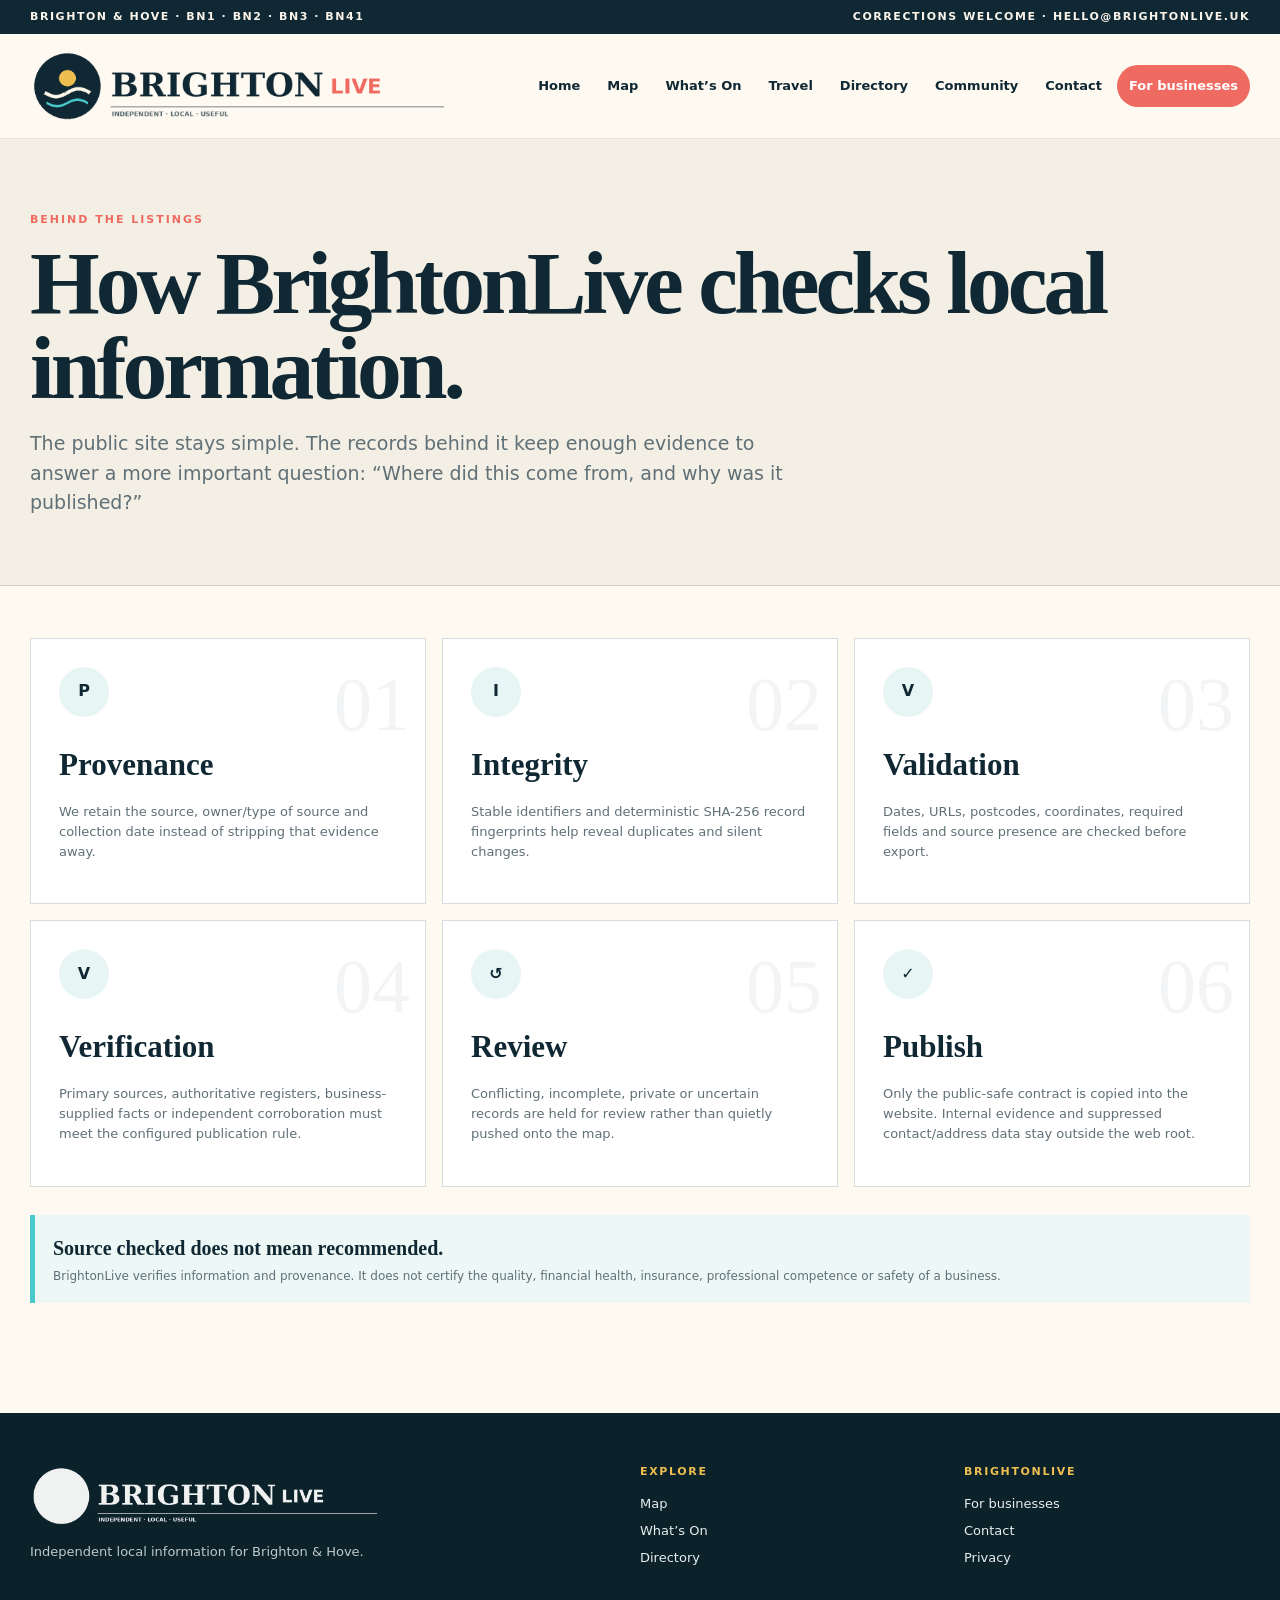
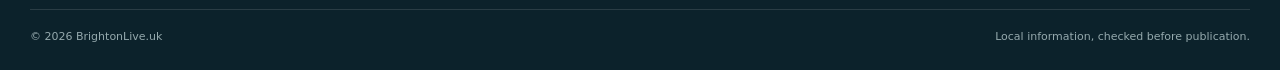
<file: public_html/how-we-check.html>
<!doctype html><html lang="en-GB"><head>
<meta charset="utf-8"><meta name="viewport" content="width=device-width,initial-scale=1">
<title>How BrightonLive checks local information</title>
<meta name="description" content="How BrightonLive checks directory and event information before it reaches the public site.">
<link rel="canonical" href="https://brightonlive.uk/how-we-check.html"><meta name="theme-color" content="#102833">
<link rel="icon" href="assets/brand/favicon.svg" type="image/svg+xml"><link rel="stylesheet" href="assets/css/site.css">
</head><body><a class="skip-link" href="#main">Skip to content</a>
<div class="topline"><div class="wrap topline__inner"><span>BRIGHTON &amp; HOVE · BN1 · BN2 · BN3 · BN41</span><span>Corrections welcome · hello@brightonlive.uk</span></div></div>
<header class="site-header"><div class="wrap header-inner">
<a class="brand-link" href="index.html"><img src="assets/brand/header-1.png" alt="BrightonLive"></a>
<button class="menu-toggle" type="button" aria-label="Open menu" aria-expanded="false"><span></span><span></span><span></span></button>
<nav class="site-nav" aria-label="Main navigation"><a href="index.html">Home</a><a href="map.html">Map</a><a href="calendar.html">What’s On</a><a href="travel.html">Travel</a><a href="directory.html">Directory</a><a href="community.html">Community</a><a href="contact.html">Contact</a><a class="client-link" href="list-your-business.html">For businesses</a></nav>
</div></header>
<main id="main"><section class="page-hero"><div class="wrap"><div class="section-kicker">Behind the listings</div><h1>How BrightonLive checks local information.</h1><p>The public site stays simple. The records behind it keep enough evidence to answer a more important question: “Where did this come from, and why was it published?”</p></div></section>
<section class="page-shell"><div class="wrap"><div class="directory-cats">
<div class="directory-cat" data-no="01"><div class="cat-icon">P</div><h3>Provenance</h3><p>We retain the source, owner/type of source and collection date instead of stripping that evidence away.</p></div>
<div class="directory-cat" data-no="02"><div class="cat-icon">I</div><h3>Integrity</h3><p>Stable identifiers and deterministic SHA-256 record fingerprints help reveal duplicates and silent changes.</p></div>
<div class="directory-cat" data-no="03"><div class="cat-icon">V</div><h3>Validation</h3><p>Dates, URLs, postcodes, coordinates, required fields and source presence are checked before export.</p></div>
<div class="directory-cat" data-no="04"><div class="cat-icon">V</div><h3>Verification</h3><p>Primary sources, authoritative registers, business-supplied facts or independent corroboration must meet the configured publication rule.</p></div>
<div class="directory-cat" data-no="05"><div class="cat-icon">↺</div><h3>Review</h3><p>Conflicting, incomplete, private or uncertain records are held for review rather than quietly pushed onto the map.</p></div>
<div class="directory-cat" data-no="06"><div class="cat-icon">✓</div><h3>Publish</h3><p>Only the public-safe contract is copied into the website. Internal evidence and suppressed contact/address data stay outside the web root.</p></div>
</div>
<div class="method-note"><div><strong>Source checked does not mean recommended.</strong><p>BrightonLive verifies information and provenance. It does not certify the quality, financial health, insurance, professional competence or safety of a business.</p></div></div>
</div></section></main>
<footer class="footer"><div class="wrap"><div class="footer-grid"><div><img class="footer-logo" src="assets/brand/header-1.png" alt="BrightonLive"><p>Independent local information for Brighton &amp; Hove.</p></div><div><h4>Explore</h4><nav class="footer-nav"><a href="map.html">Map</a><a href="calendar.html">What’s On</a><a href="directory.html">Directory</a></nav></div><div><h4>BrightonLive</h4><nav class="footer-nav"><a href="list-your-business.html">For businesses</a><a href="contact.html">Contact</a><a href="privacy.html">Privacy</a></nav></div></div><div class="footer-bottom"><span>© <span data-year></span> BrightonLive.uk</span><span>Local information, checked before publication.</span></div></div></footer>
<script src="assets/js/site.js" defer></script></body></html>
</file>
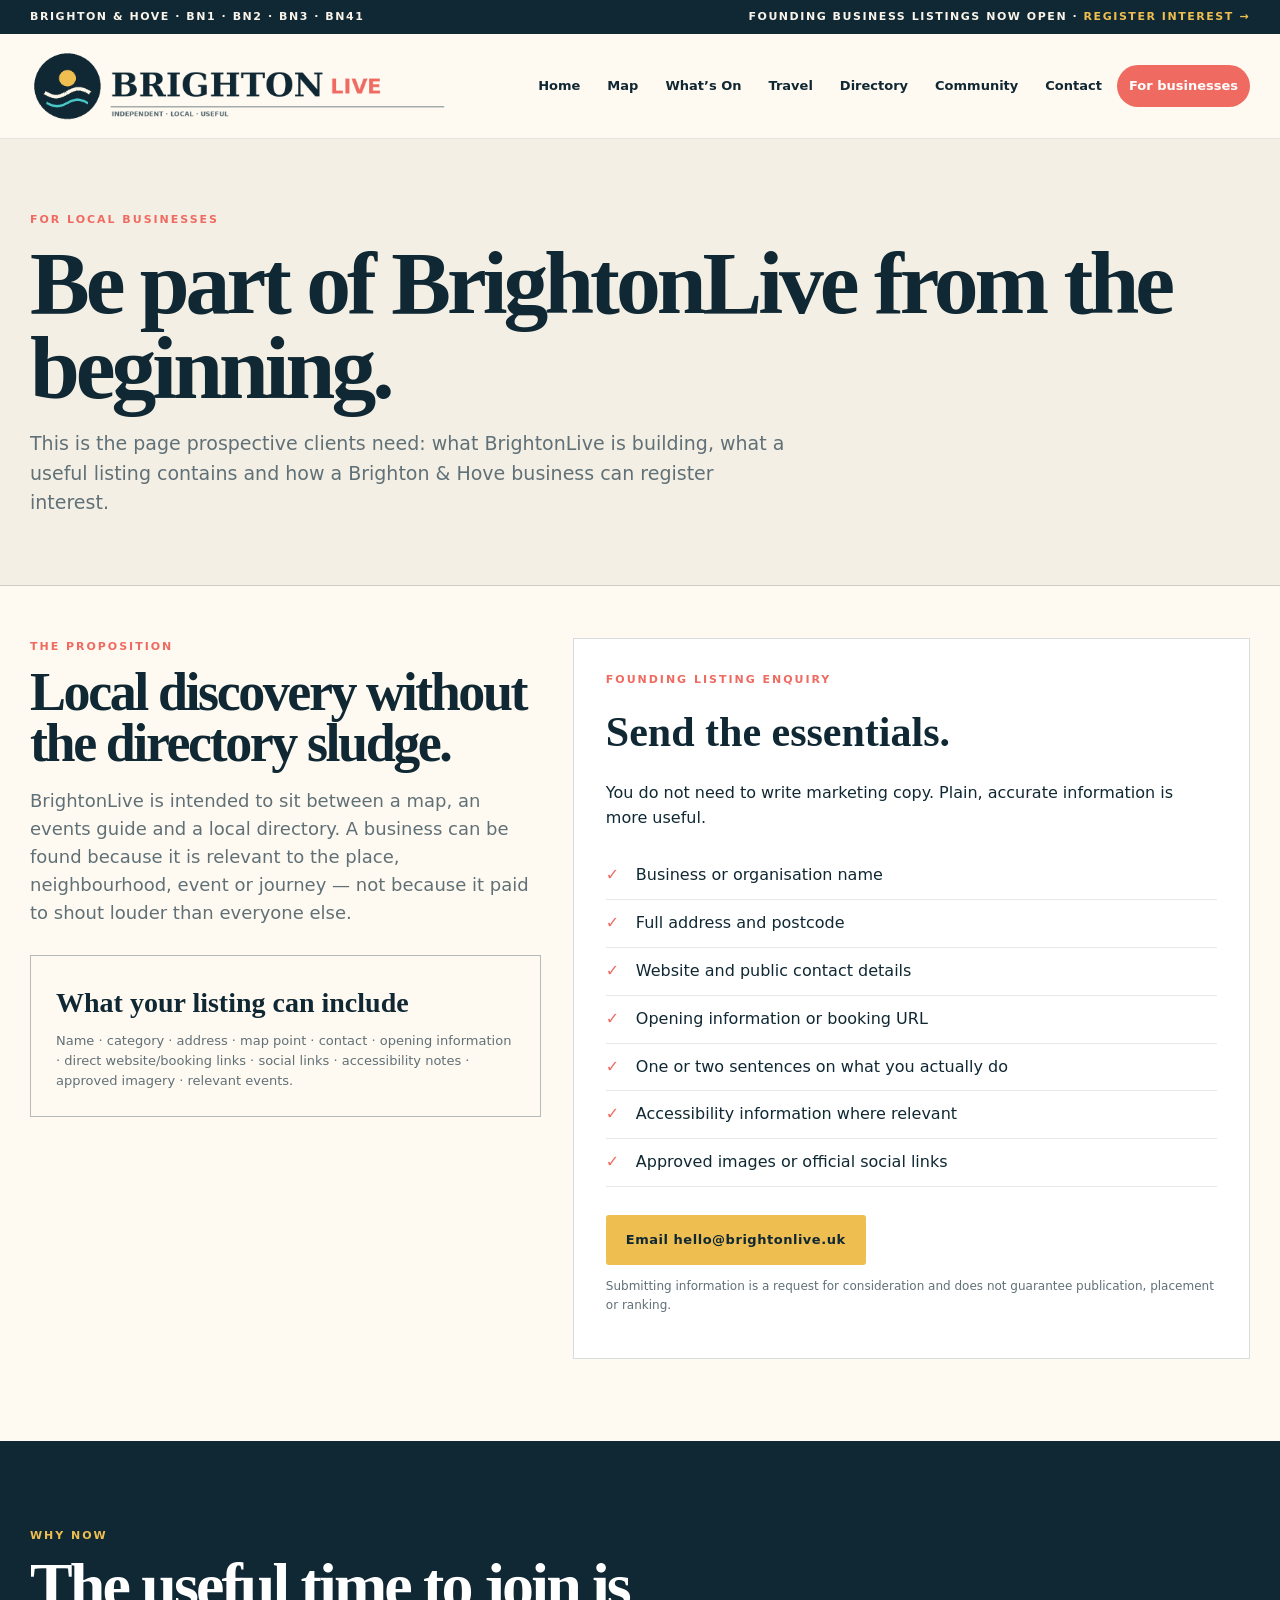
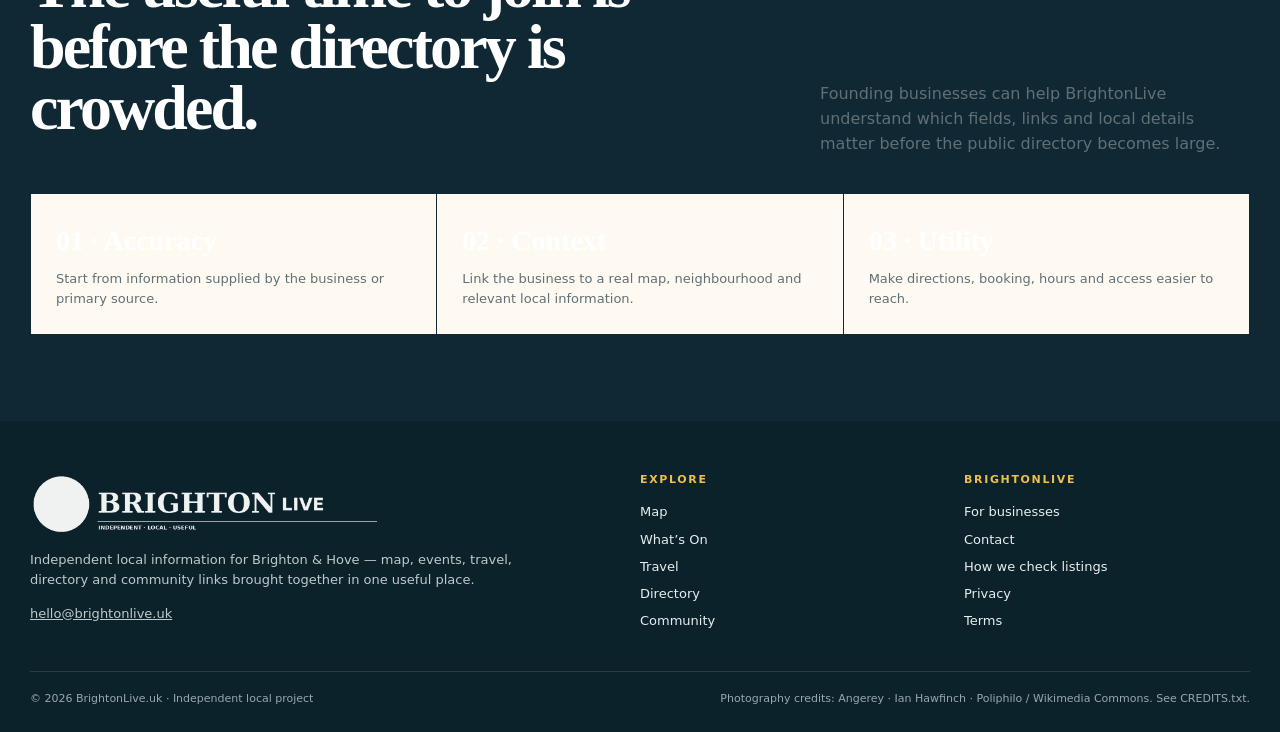
<file: public_html/list-your-business.html>
<!doctype html><html lang="en-GB"><head>
<meta charset="utf-8"><meta name="viewport" content="width=device-width,initial-scale=1">
<title>List Your Brighton Business | BrightonLive</title><meta name="description" content="Register interest in a founding BrightonLive listing for a Brighton & Hove business, venue or organisation."><meta name="robots" content="index, follow, max-image-preview:large">
<link rel="canonical" href="https://brightonlive.uk/list-your-business.html"><meta name="theme-color" content="#102833">
<meta property="og:locale" content="en_GB"><meta property="og:type" content="website"><meta property="og:site_name" content="BrightonLive">
<meta property="og:title" content="List Your Brighton Business | BrightonLive"><meta property="og:description" content="Register interest in a founding BrightonLive listing for a Brighton & Hove business, venue or organisation."><meta property="og:url" content="https://brightonlive.uk/list-your-business.html">
<meta property="og:image" content="https://brightonlive.uk/assets/brand/og-brightonlive-1200x630.jpg">
<meta name="twitter:card" content="summary_large_image"><meta name="twitter:title" content="List Your Brighton Business | BrightonLive"><meta name="twitter:description" content="Register interest in a founding BrightonLive listing for a Brighton & Hove business, venue or organisation.">
<meta name="twitter:image" content="https://brightonlive.uk/assets/brand/og-brightonlive-1200x630.jpg">
<link rel="icon" href="assets/brand/favicon.svg" type="image/svg+xml"><link rel="icon" href="assets/brand/favicon-32.png" sizes="32x32"><link rel="icon" href="assets/brand/favicon-16.png" sizes="16x16">
<link rel="apple-touch-icon" href="assets/brand/apple-touch-icon.png" sizes="180x180"><link rel="manifest" href="site.webmanifest">
<link rel="stylesheet" href="assets/css/site.css">
<script type="application/ld+json">{"@context": "https://schema.org", "@graph": [{"@type": "WebSite", "@id": "https://brightonlive.uk/#website", "url": "https://brightonlive.uk/", "name": "BrightonLive", "description": "Independent local guide to Brighton & Hove.", "inLanguage": "en-GB", "potentialAction": {"@type": "SearchAction", "target": "https://brightonlive.uk/map.html?q={search_term_string}", "query-input": "required name=search_term_string"}}, {"@type": "Organization", "@id": "https://brightonlive.uk/#organization", "name": "BrightonLive", "url": "https://brightonlive.uk/", "logo": "https://brightonlive.uk/assets/brand/google-business-logo-720.png", "areaServed": "Brighton & Hove, East Sussex"}]}</script>
</head><body><a class="skip-link" href="#main">Skip to content</a>
<div class="topline"><div class="wrap topline__inner"><span>BRIGHTON &amp; HOVE · BN1 · BN2 · BN3 · BN41</span><span>Founding business listings now open · <a href="list-your-business.html">Register interest →</a></span></div></div><header class="site-header"><div class="wrap header-inner">
<a class="brand-link" href="index.html" aria-label="BrightonLive home"><img src="assets/brand/header-1.png" alt="BrightonLive"></a>
<button class="menu-toggle" type="button" aria-label="Open menu" aria-expanded="false"><span></span><span></span><span></span></button>
<nav class="site-nav" aria-label="Main navigation"><a href="index.html">Home</a><a href="map.html">Map</a><a href="calendar.html">What’s On</a><a href="travel.html">Travel</a><a href="directory.html">Directory</a><a href="community.html">Community</a><a href="contact.html">Contact</a><a class="client-link" href="list-your-business.html">For businesses</a></nav></div></header>
<main id="main"><section class="page-hero"><div class="wrap"><div class="section-kicker">For local businesses</div><h1>Be part of BrightonLive from the beginning.</h1><p>This is the page prospective clients need: what BrightonLive is building, what a useful listing contains and how a Brighton &amp; Hove business can register interest.</p></div></section>
<section class="page-shell"><div class="wrap contact-grid"><div>
<div class="section-kicker">The proposition</div><h2 class="section-title" style="font-size:54px">Local discovery without the directory sludge.</h2><p class="section-lead">BrightonLive is intended to sit between a map, an events guide and a local directory. A business can be found because it is relevant to the place, neighbourhood, event or journey — not because it paid to shout louder than everyone else.</p>
<div class="benefits" style="grid-template-columns:1fr;margin-top:28px"><div class="benefit"><strong>What your listing can include</strong><p>Name · category · address · map point · contact · opening information · direct website/booking links · social links · accessibility notes · approved imagery · relevant events.</p></div></div>
</div>
<div class="contact-panel"><div class="section-kicker">Founding listing enquiry</div><h2>Send the essentials.</h2><p>You do not need to write marketing copy. Plain, accurate information is more useful.</p><ul class="checklist"><li>Business or organisation name</li><li>Full address and postcode</li><li>Website and public contact details</li><li>Opening information or booking URL</li><li>One or two sentences on what you actually do</li><li>Accessibility information where relevant</li><li>Approved images or official social links</li></ul>
<div class="actions"><a class="button" href="mailto:hello@brightonlive.uk?subject=BrightonLive%20founding%20listing">Email hello@brightonlive.uk</a></div><p style="font-size:12px;color:var(--muted)">Submitting information is a request for consideration and does not guarantee publication, placement or ranking.</p></div>
</div></section>
<section class="section section--ink"><div class="wrap"><div class="section-head"><div><div class="section-kicker">Why now</div><h2 class="section-title">The useful time to join is before the directory is crowded.</h2></div><p>Founding businesses can help BrightonLive understand which fields, links and local details matter before the public directory becomes large.</p></div>
<div class="benefits"><div class="benefit"><strong>01 · Accuracy</strong><p>Start from information supplied by the business or primary source.</p></div><div class="benefit"><strong>02 · Context</strong><p>Link the business to a real map, neighbourhood and relevant local information.</p></div><div class="benefit"><strong>03 · Utility</strong><p>Make directions, booking, hours and access easier to reach.</p></div></div></div></section></main><footer class="footer"><div class="wrap"><div class="footer-grid">
<div><img class="footer-logo" src="assets/brand/header-1.png" alt="BrightonLive"><p>Independent local information for Brighton &amp; Hove — map, events, travel, directory and community links brought together in one useful place.</p><p><a href="mailto:hello@brightonlive.uk">hello@brightonlive.uk</a></p></div>
<div><h4>Explore</h4><nav class="footer-nav"><a href="map.html">Map</a><a href="calendar.html">What’s On</a><a href="travel.html">Travel</a><a href="directory.html">Directory</a><a href="community.html">Community</a></nav></div>
<div><h4>BrightonLive</h4><nav class="footer-nav"><a href="list-your-business.html">For businesses</a><a href="contact.html">Contact</a><a href="how-we-check.html">How we check listings</a><a href="privacy.html">Privacy</a><a href="terms.html">Terms</a></nav></div>
</div><div class="footer-bottom"><span>© <span data-year></span> BrightonLive.uk · Independent local project</span><span>Photography credits: Angerey · Ian Hawfinch · Poliphilo / Wikimedia Commons. See CREDITS.txt.</span></div></div></footer>
<script src="assets/js/site.js" defer></script></body></html>
</file>
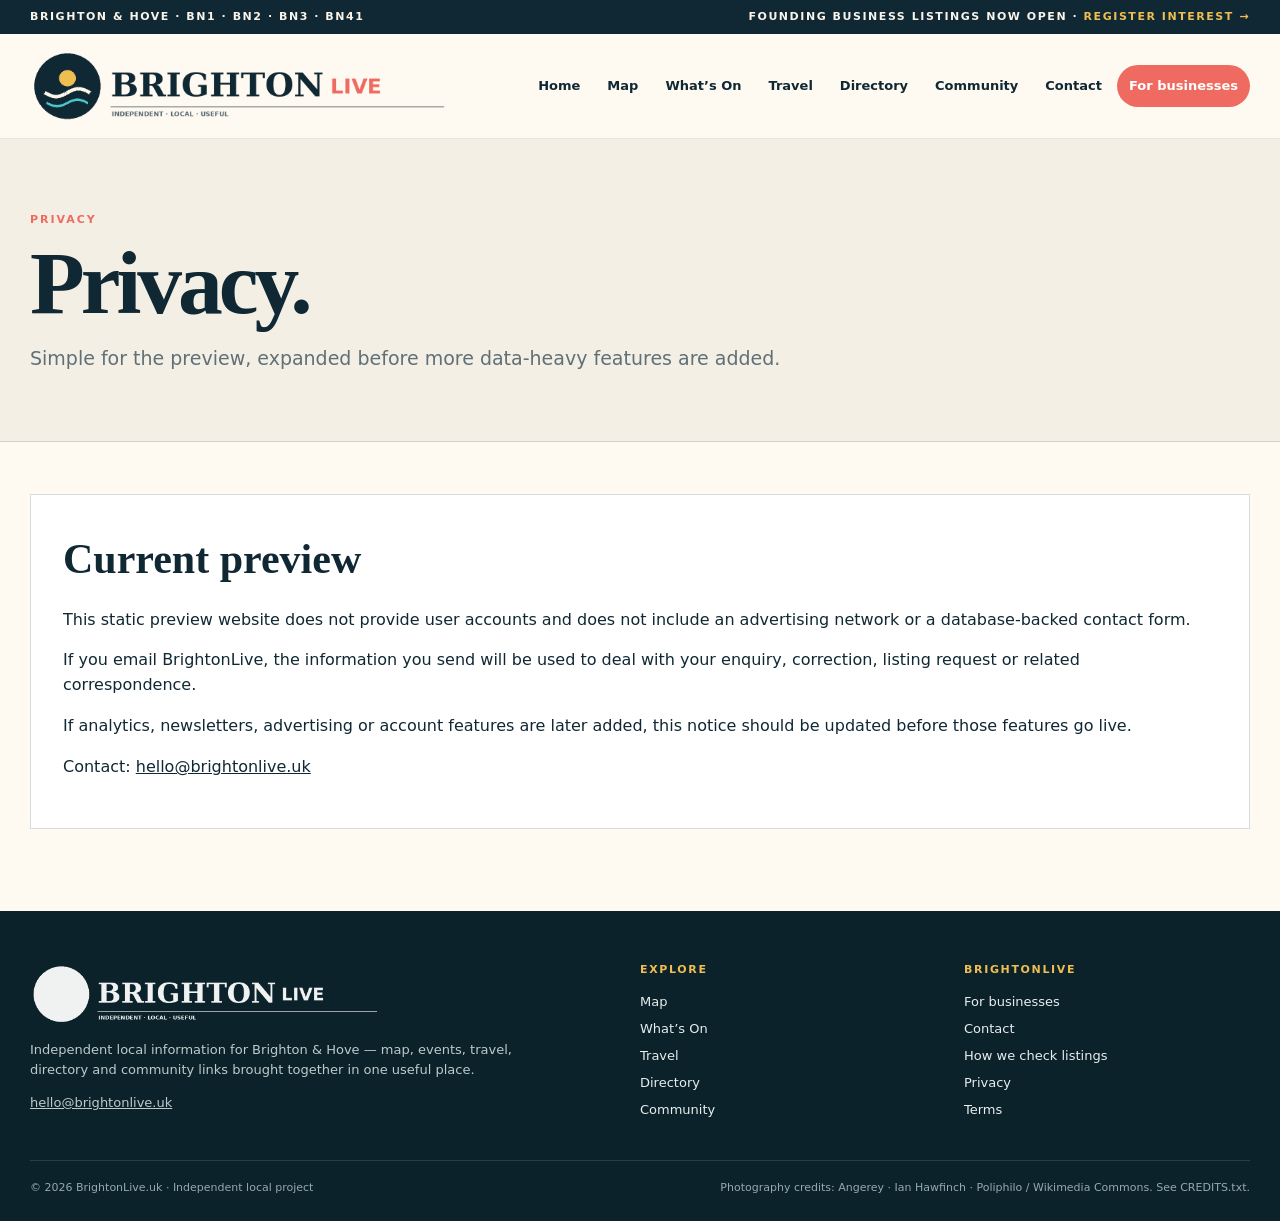
<file: public_html/privacy.html>
<!doctype html><html lang="en-GB"><head>
<meta charset="utf-8"><meta name="viewport" content="width=device-width,initial-scale=1">
<title>Privacy | BrightonLive</title><meta name="description" content="BrightonLive privacy information."><meta name="robots" content="index, follow, max-image-preview:large">
<link rel="canonical" href="https://brightonlive.uk/privacy.html"><meta name="theme-color" content="#102833">
<meta property="og:locale" content="en_GB"><meta property="og:type" content="website"><meta property="og:site_name" content="BrightonLive">
<meta property="og:title" content="Privacy | BrightonLive"><meta property="og:description" content="BrightonLive privacy information."><meta property="og:url" content="https://brightonlive.uk/privacy.html">
<meta property="og:image" content="https://brightonlive.uk/assets/brand/og-brightonlive-1200x630.jpg">
<meta name="twitter:card" content="summary_large_image"><meta name="twitter:title" content="Privacy | BrightonLive"><meta name="twitter:description" content="BrightonLive privacy information.">
<meta name="twitter:image" content="https://brightonlive.uk/assets/brand/og-brightonlive-1200x630.jpg">
<link rel="icon" href="assets/brand/favicon.svg" type="image/svg+xml"><link rel="icon" href="assets/brand/favicon-32.png" sizes="32x32"><link rel="icon" href="assets/brand/favicon-16.png" sizes="16x16">
<link rel="apple-touch-icon" href="assets/brand/apple-touch-icon.png" sizes="180x180"><link rel="manifest" href="site.webmanifest">
<link rel="stylesheet" href="assets/css/site.css">
<script type="application/ld+json">{"@context": "https://schema.org", "@graph": [{"@type": "WebSite", "@id": "https://brightonlive.uk/#website", "url": "https://brightonlive.uk/", "name": "BrightonLive", "description": "Independent local guide to Brighton & Hove.", "inLanguage": "en-GB", "potentialAction": {"@type": "SearchAction", "target": "https://brightonlive.uk/map.html?q={search_term_string}", "query-input": "required name=search_term_string"}}, {"@type": "Organization", "@id": "https://brightonlive.uk/#organization", "name": "BrightonLive", "url": "https://brightonlive.uk/", "logo": "https://brightonlive.uk/assets/brand/google-business-logo-720.png", "areaServed": "Brighton & Hove, East Sussex"}]}</script>
</head><body><a class="skip-link" href="#main">Skip to content</a>
<div class="topline"><div class="wrap topline__inner"><span>BRIGHTON &amp; HOVE · BN1 · BN2 · BN3 · BN41</span><span>Founding business listings now open · <a href="list-your-business.html">Register interest →</a></span></div></div><header class="site-header"><div class="wrap header-inner">
<a class="brand-link" href="index.html" aria-label="BrightonLive home"><img src="assets/brand/header-1.png" alt="BrightonLive"></a>
<button class="menu-toggle" type="button" aria-label="Open menu" aria-expanded="false"><span></span><span></span><span></span></button>
<nav class="site-nav" aria-label="Main navigation"><a href="index.html">Home</a><a href="map.html">Map</a><a href="calendar.html">What’s On</a><a href="travel.html">Travel</a><a href="directory.html">Directory</a><a href="community.html">Community</a><a href="contact.html">Contact</a><a class="client-link" href="list-your-business.html">For businesses</a></nav></div></header>
<main id="main"><section class="page-hero"><div class="wrap"><div class="section-kicker">Privacy</div><h1>Privacy.</h1><p>Simple for the preview, expanded before more data-heavy features are added.</p></div></section><section class="page-shell"><div class="wrap contact-panel"><h2>Current preview</h2><p>This static preview website does not provide user accounts and does not include an advertising network or a database-backed contact form.</p><p>If you email BrightonLive, the information you send will be used to deal with your enquiry, correction, listing request or related correspondence.</p><p>If analytics, newsletters, advertising or account features are later added, this notice should be updated before those features go live.</p><p>Contact: <a href="mailto:hello@brightonlive.uk">hello@brightonlive.uk</a></p></div></section></main><footer class="footer"><div class="wrap"><div class="footer-grid">
<div><img class="footer-logo" src="assets/brand/header-1.png" alt="BrightonLive"><p>Independent local information for Brighton &amp; Hove — map, events, travel, directory and community links brought together in one useful place.</p><p><a href="mailto:hello@brightonlive.uk">hello@brightonlive.uk</a></p></div>
<div><h4>Explore</h4><nav class="footer-nav"><a href="map.html">Map</a><a href="calendar.html">What’s On</a><a href="travel.html">Travel</a><a href="directory.html">Directory</a><a href="community.html">Community</a></nav></div>
<div><h4>BrightonLive</h4><nav class="footer-nav"><a href="list-your-business.html">For businesses</a><a href="contact.html">Contact</a><a href="how-we-check.html">How we check listings</a><a href="privacy.html">Privacy</a><a href="terms.html">Terms</a></nav></div>
</div><div class="footer-bottom"><span>© <span data-year></span> BrightonLive.uk · Independent local project</span><span>Photography credits: Angerey · Ian Hawfinch · Poliphilo / Wikimedia Commons. See CREDITS.txt.</span></div></div></footer>
<script src="assets/js/site.js" defer></script></body></html>
</file>
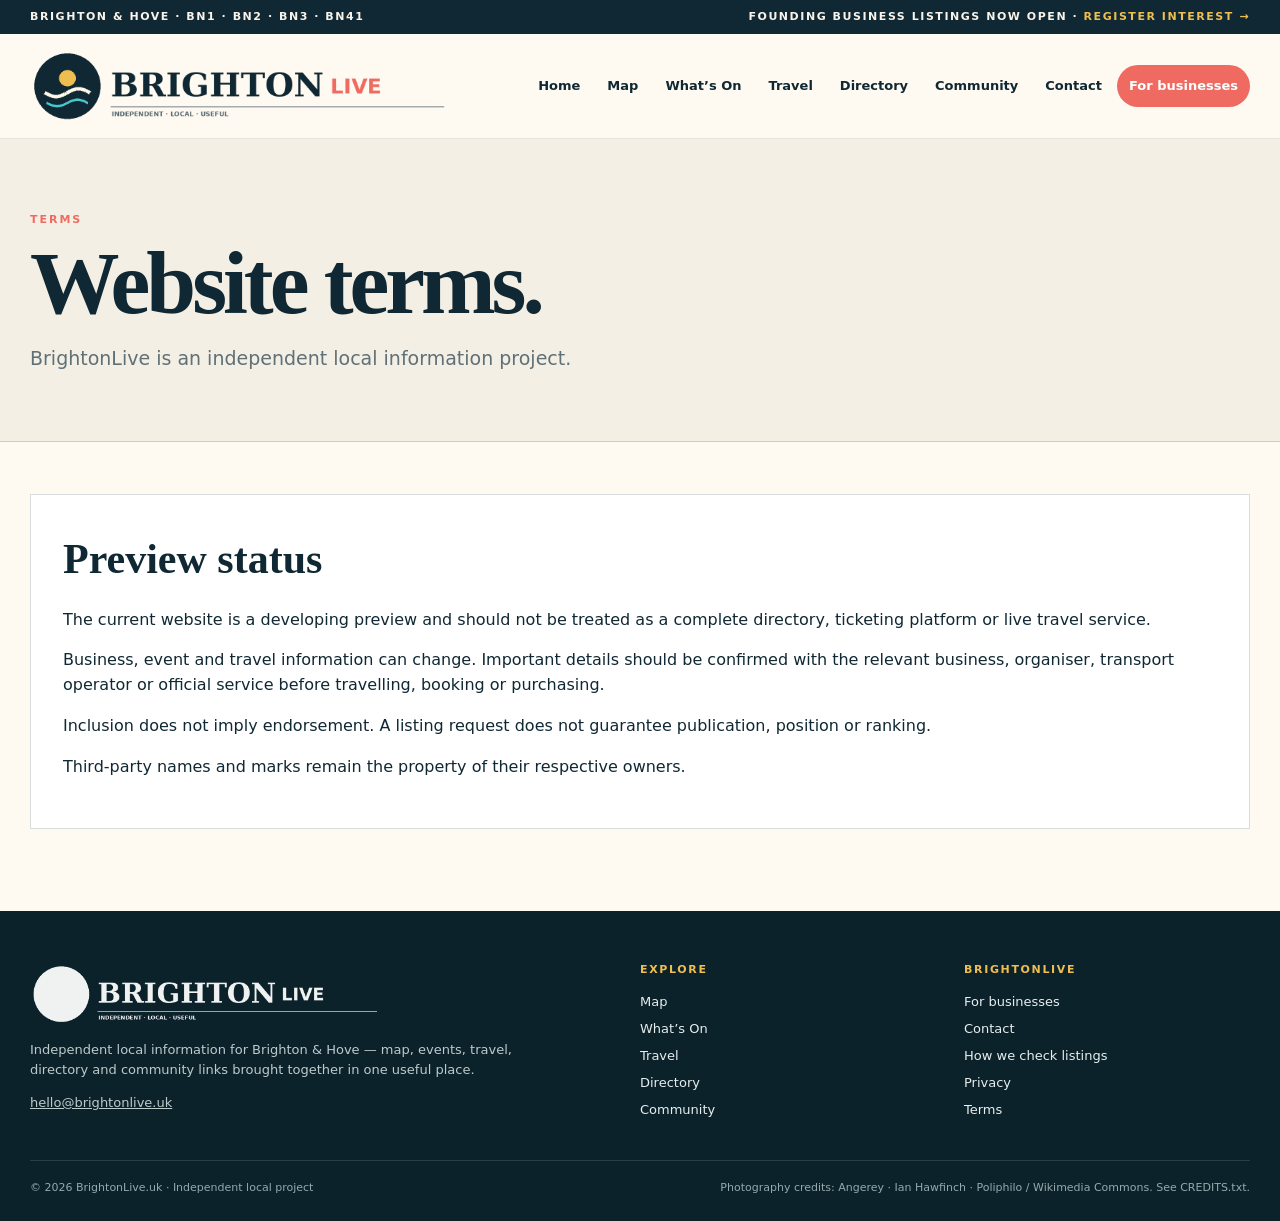
<file: public_html/terms.html>
<!doctype html><html lang="en-GB"><head>
<meta charset="utf-8"><meta name="viewport" content="width=device-width,initial-scale=1">
<title>Terms | BrightonLive</title><meta name="description" content="BrightonLive preview website terms."><meta name="robots" content="index, follow, max-image-preview:large">
<link rel="canonical" href="https://brightonlive.uk/terms.html"><meta name="theme-color" content="#102833">
<meta property="og:locale" content="en_GB"><meta property="og:type" content="website"><meta property="og:site_name" content="BrightonLive">
<meta property="og:title" content="Terms | BrightonLive"><meta property="og:description" content="BrightonLive preview website terms."><meta property="og:url" content="https://brightonlive.uk/terms.html">
<meta property="og:image" content="https://brightonlive.uk/assets/brand/og-brightonlive-1200x630.jpg">
<meta name="twitter:card" content="summary_large_image"><meta name="twitter:title" content="Terms | BrightonLive"><meta name="twitter:description" content="BrightonLive preview website terms.">
<meta name="twitter:image" content="https://brightonlive.uk/assets/brand/og-brightonlive-1200x630.jpg">
<link rel="icon" href="assets/brand/favicon.svg" type="image/svg+xml"><link rel="icon" href="assets/brand/favicon-32.png" sizes="32x32"><link rel="icon" href="assets/brand/favicon-16.png" sizes="16x16">
<link rel="apple-touch-icon" href="assets/brand/apple-touch-icon.png" sizes="180x180"><link rel="manifest" href="site.webmanifest">
<link rel="stylesheet" href="assets/css/site.css">
<script type="application/ld+json">{"@context": "https://schema.org", "@graph": [{"@type": "WebSite", "@id": "https://brightonlive.uk/#website", "url": "https://brightonlive.uk/", "name": "BrightonLive", "description": "Independent local guide to Brighton & Hove.", "inLanguage": "en-GB", "potentialAction": {"@type": "SearchAction", "target": "https://brightonlive.uk/map.html?q={search_term_string}", "query-input": "required name=search_term_string"}}, {"@type": "Organization", "@id": "https://brightonlive.uk/#organization", "name": "BrightonLive", "url": "https://brightonlive.uk/", "logo": "https://brightonlive.uk/assets/brand/google-business-logo-720.png", "areaServed": "Brighton & Hove, East Sussex"}]}</script>
</head><body><a class="skip-link" href="#main">Skip to content</a>
<div class="topline"><div class="wrap topline__inner"><span>BRIGHTON &amp; HOVE · BN1 · BN2 · BN3 · BN41</span><span>Founding business listings now open · <a href="list-your-business.html">Register interest →</a></span></div></div><header class="site-header"><div class="wrap header-inner">
<a class="brand-link" href="index.html" aria-label="BrightonLive home"><img src="assets/brand/header-1.png" alt="BrightonLive"></a>
<button class="menu-toggle" type="button" aria-label="Open menu" aria-expanded="false"><span></span><span></span><span></span></button>
<nav class="site-nav" aria-label="Main navigation"><a href="index.html">Home</a><a href="map.html">Map</a><a href="calendar.html">What’s On</a><a href="travel.html">Travel</a><a href="directory.html">Directory</a><a href="community.html">Community</a><a href="contact.html">Contact</a><a class="client-link" href="list-your-business.html">For businesses</a></nav></div></header>
<main id="main"><section class="page-hero"><div class="wrap"><div class="section-kicker">Terms</div><h1>Website terms.</h1><p>BrightonLive is an independent local information project.</p></div></section><section class="page-shell"><div class="wrap contact-panel"><h2>Preview status</h2><p>The current website is a developing preview and should not be treated as a complete directory, ticketing platform or live travel service.</p><p>Business, event and travel information can change. Important details should be confirmed with the relevant business, organiser, transport operator or official service before travelling, booking or purchasing.</p><p>Inclusion does not imply endorsement. A listing request does not guarantee publication, position or ranking.</p><p>Third-party names and marks remain the property of their respective owners.</p></div></section></main><footer class="footer"><div class="wrap"><div class="footer-grid">
<div><img class="footer-logo" src="assets/brand/header-1.png" alt="BrightonLive"><p>Independent local information for Brighton &amp; Hove — map, events, travel, directory and community links brought together in one useful place.</p><p><a href="mailto:hello@brightonlive.uk">hello@brightonlive.uk</a></p></div>
<div><h4>Explore</h4><nav class="footer-nav"><a href="map.html">Map</a><a href="calendar.html">What’s On</a><a href="travel.html">Travel</a><a href="directory.html">Directory</a><a href="community.html">Community</a></nav></div>
<div><h4>BrightonLive</h4><nav class="footer-nav"><a href="list-your-business.html">For businesses</a><a href="contact.html">Contact</a><a href="how-we-check.html">How we check listings</a><a href="privacy.html">Privacy</a><a href="terms.html">Terms</a></nav></div>
</div><div class="footer-bottom"><span>© <span data-year></span> BrightonLive.uk · Independent local project</span><span>Photography credits: Angerey · Ian Hawfinch · Poliphilo / Wikimedia Commons. See CREDITS.txt.</span></div></div></footer>
<script src="assets/js/site.js" defer></script></body></html>
</file>
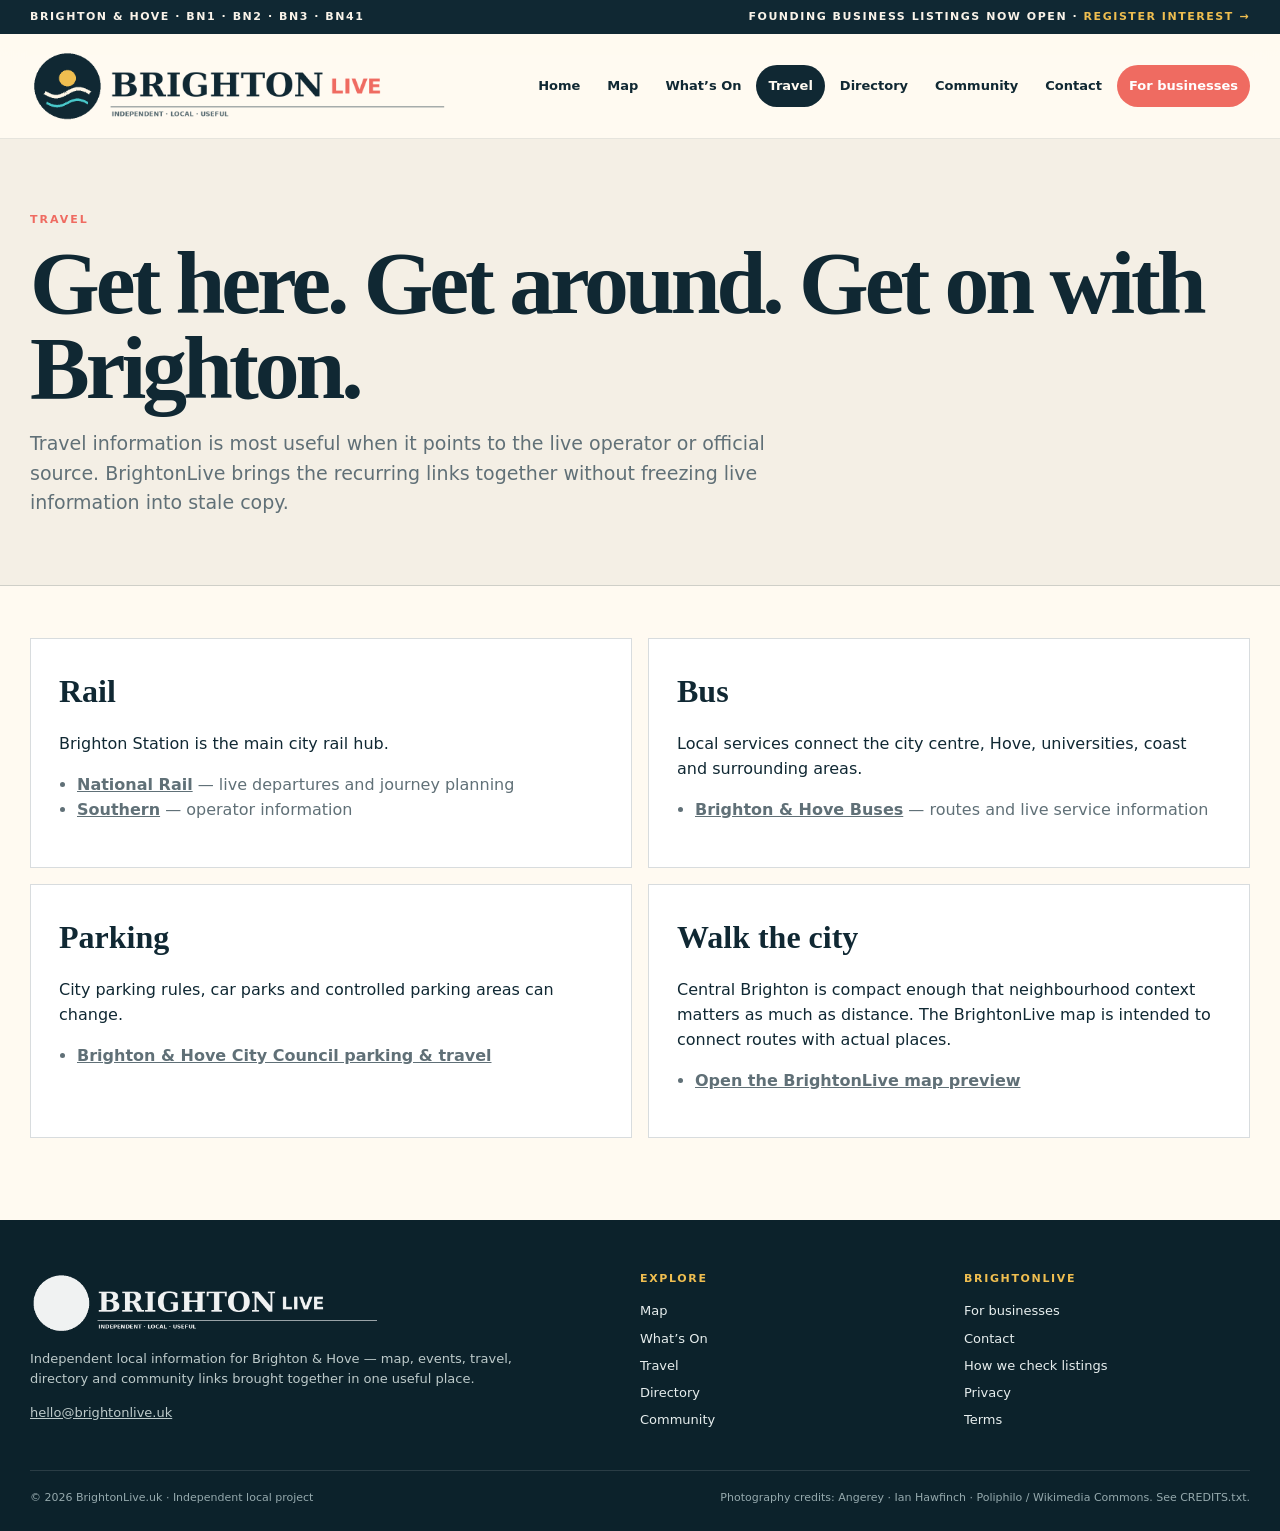
<file: public_html/travel.html>
<!doctype html><html lang="en-GB"><head>
<meta charset="utf-8"><meta name="viewport" content="width=device-width,initial-scale=1">
<title>Brighton & Hove Travel | BrightonLive</title><meta name="description" content="Brighton & Hove travel links for trains, buses, parking and local journeys."><meta name="robots" content="index, follow, max-image-preview:large">
<link rel="canonical" href="https://brightonlive.uk/travel.html"><meta name="theme-color" content="#102833">
<meta property="og:locale" content="en_GB"><meta property="og:type" content="website"><meta property="og:site_name" content="BrightonLive">
<meta property="og:title" content="Brighton & Hove Travel | BrightonLive"><meta property="og:description" content="Brighton & Hove travel links for trains, buses, parking and local journeys."><meta property="og:url" content="https://brightonlive.uk/travel.html">
<meta property="og:image" content="https://brightonlive.uk/assets/brand/og-brightonlive-1200x630.jpg">
<meta name="twitter:card" content="summary_large_image"><meta name="twitter:title" content="Brighton & Hove Travel | BrightonLive"><meta name="twitter:description" content="Brighton & Hove travel links for trains, buses, parking and local journeys.">
<meta name="twitter:image" content="https://brightonlive.uk/assets/brand/og-brightonlive-1200x630.jpg">
<link rel="icon" href="assets/brand/favicon.svg" type="image/svg+xml"><link rel="icon" href="assets/brand/favicon-32.png" sizes="32x32"><link rel="icon" href="assets/brand/favicon-16.png" sizes="16x16">
<link rel="apple-touch-icon" href="assets/brand/apple-touch-icon.png" sizes="180x180"><link rel="manifest" href="site.webmanifest">
<link rel="stylesheet" href="assets/css/site.css">
<script type="application/ld+json">{"@context": "https://schema.org", "@graph": [{"@type": "WebSite", "@id": "https://brightonlive.uk/#website", "url": "https://brightonlive.uk/", "name": "BrightonLive", "description": "Independent local guide to Brighton & Hove.", "inLanguage": "en-GB", "potentialAction": {"@type": "SearchAction", "target": "https://brightonlive.uk/map.html?q={search_term_string}", "query-input": "required name=search_term_string"}}, {"@type": "Organization", "@id": "https://brightonlive.uk/#organization", "name": "BrightonLive", "url": "https://brightonlive.uk/", "logo": "https://brightonlive.uk/assets/brand/google-business-logo-720.png", "areaServed": "Brighton & Hove, East Sussex"}]}</script>
</head><body><a class="skip-link" href="#main">Skip to content</a>
<div class="topline"><div class="wrap topline__inner"><span>BRIGHTON &amp; HOVE · BN1 · BN2 · BN3 · BN41</span><span>Founding business listings now open · <a href="list-your-business.html">Register interest →</a></span></div></div><header class="site-header"><div class="wrap header-inner">
<a class="brand-link" href="index.html" aria-label="BrightonLive home"><img src="assets/brand/header-1.png" alt="BrightonLive"></a>
<button class="menu-toggle" type="button" aria-label="Open menu" aria-expanded="false"><span></span><span></span><span></span></button>
<nav class="site-nav" aria-label="Main navigation"><a href="index.html">Home</a><a href="map.html">Map</a><a href="calendar.html">What’s On</a><a href="travel.html" aria-current="page">Travel</a><a href="directory.html">Directory</a><a href="community.html">Community</a><a href="contact.html">Contact</a><a class="client-link" href="list-your-business.html">For businesses</a></nav></div></header>
<main id="main"><section class="page-hero"><div class="wrap"><div class="section-kicker">Travel</div><h1>Get here. Get around. Get on with Brighton.</h1><p>Travel information is most useful when it points to the live operator or official source. BrightonLive brings the recurring links together without freezing live information into stale copy.</p></div></section>
<section class="page-shell"><div class="wrap"><div class="travel-grid">
<div class="travel-card"><h3>Rail</h3><p>Brighton Station is the main city rail hub.</p><ul><li><a href="https://www.nationalrail.co.uk/" target="_blank" rel="noopener">National Rail</a> — live departures and journey planning</li><li><a href="https://www.southernrailway.com/" target="_blank" rel="noopener">Southern</a> — operator information</li></ul></div>
<div class="travel-card"><h3>Bus</h3><p>Local services connect the city centre, Hove, universities, coast and surrounding areas.</p><ul><li><a href="https://www.buses.co.uk/" target="_blank" rel="noopener">Brighton &amp; Hove Buses</a> — routes and live service information</li></ul></div>
<div class="travel-card"><h3>Parking</h3><p>City parking rules, car parks and controlled parking areas can change.</p><ul><li><a href="https://www.brighton-hove.gov.uk/parking-and-travel" target="_blank" rel="noopener">Brighton &amp; Hove City Council parking &amp; travel</a></li></ul></div>
<div class="travel-card"><h3>Walk the city</h3><p>Central Brighton is compact enough that neighbourhood context matters as much as distance. The BrightonLive map is intended to connect routes with actual places.</p><ul><li><a href="map.html">Open the BrightonLive map preview</a></li></ul></div>
</div></div></section></main><footer class="footer"><div class="wrap"><div class="footer-grid">
<div><img class="footer-logo" src="assets/brand/header-1.png" alt="BrightonLive"><p>Independent local information for Brighton &amp; Hove — map, events, travel, directory and community links brought together in one useful place.</p><p><a href="mailto:hello@brightonlive.uk">hello@brightonlive.uk</a></p></div>
<div><h4>Explore</h4><nav class="footer-nav"><a href="map.html">Map</a><a href="calendar.html">What’s On</a><a href="travel.html">Travel</a><a href="directory.html">Directory</a><a href="community.html">Community</a></nav></div>
<div><h4>BrightonLive</h4><nav class="footer-nav"><a href="list-your-business.html">For businesses</a><a href="contact.html">Contact</a><a href="how-we-check.html">How we check listings</a><a href="privacy.html">Privacy</a><a href="terms.html">Terms</a></nav></div>
</div><div class="footer-bottom"><span>© <span data-year></span> BrightonLive.uk · Independent local project</span><span>Photography credits: Angerey · Ian Hawfinch · Poliphilo / Wikimedia Commons. See CREDITS.txt.</span></div></div></footer>
<script src="assets/js/site.js" defer></script></body></html>
</file>
<file: public_html/assets/css/site.css>
:root{
  --ink:#102833;--ink2:#163741;--cream:#f4efe5;--paper:#fffaf1;--white:#fff;
  --sea:#49c9cb;--sea2:#1592a0;--coral:#ef6b61;--sun:#efbe50;
  --muted:#607077;--line:rgba(16,40,51,.16);--line2:rgba(16,40,51,.10);
  --shadow:0 22px 60px rgba(11,35,45,.13);--serif:Baskerville,"Iowan Old Style","Palatino Linotype",Georgia,serif;
  --sans:Inter,ui-sans-serif,system-ui,-apple-system,BlinkMacSystemFont,"Segoe UI",sans-serif;--max:1220px;
}
*{box-sizing:border-box}html{scroll-behavior:smooth;background:var(--cream)}body{margin:0;background:var(--paper);color:var(--ink);font-family:var(--sans);line-height:1.55}
body.menu-open{overflow:hidden}img{max-width:100%;display:block}a{color:inherit}button,input,textarea,select{font:inherit}
::selection{background:var(--sun);color:var(--ink)}
.skip-link{position:fixed;z-index:12000;left:16px;top:12px;transform:translateY(-180%);background:#fff;padding:10px 14px;border:2px solid var(--ink);font-weight:800}.skip-link:focus{transform:none}
.wrap{width:min(calc(100% - 40px),var(--max));margin-inline:auto}
.topline{height:34px;background:var(--ink);color:#f9f3e9;font-size:11px;letter-spacing:.14em;text-transform:uppercase;font-weight:800;display:flex;align-items:center}
.topline__inner{display:flex;justify-content:space-between;gap:18px;align-items:center}.topline a{color:var(--sun);text-decoration:none}
.site-header{position:sticky;top:0;z-index:1000;background:rgba(255,250,241,.94);backdrop-filter:blur(15px);border-bottom:1px solid var(--line2)}
.header-inner{min-height:104px;display:flex;align-items:center;gap:22px}.brand-link{display:flex;align-items:center;margin-right:auto}.brand-link img{width:min(430px,38vw);height:auto}
.site-nav{display:flex;align-items:center;gap:3px}.site-nav a{text-decoration:none;font-size:13px;font-weight:850;padding:11px 12px;border-radius:999px;white-space:nowrap}.site-nav a:hover,.site-nav a[aria-current=page]{background:var(--ink);color:#fffaf1}
.site-nav .client-link{background:var(--coral);color:#fff;border-radius:999px}.site-nav .client-link:hover{background:var(--ink)}
.menu-toggle{display:none;width:48px;height:44px;border:1px solid var(--line);background:#fffaf1;border-radius:13px;align-items:center;justify-content:center;flex-direction:column;gap:5px;cursor:pointer}.menu-toggle span{width:23px;height:2px;background:var(--ink);border-radius:3px}
.hero{position:relative;min-height:calc(92svh - 138px);overflow:hidden;background:#102833;color:#fff}
.hero-scenes{position:absolute;inset:0}.hero-scene{position:absolute;inset:0;opacity:0;animation:heroScene 24s infinite;background-position:center;background-size:cover;transform:scale(1.025)}
.hero-scene:nth-child(1){background-image:url("../images/brighton-seafront-west-1600.webp");animation-delay:0s}
.hero-scene:nth-child(2){background-image:url("../images/brighton-i360-seafront-1600.webp");animation-delay:8s}
.hero-scene:nth-child(3){background-image:url("../images/brighton-royal-pavilion-1600.webp");animation-delay:16s}
.hero:after{content:"";position:absolute;inset:0;background:linear-gradient(90deg,rgba(6,25,33,.83),rgba(6,25,33,.52) 45%,rgba(6,25,33,.06) 74%),linear-gradient(0deg,rgba(7,25,33,.48),transparent 44%)}
.hero-content{position:relative;z-index:3;min-height:calc(92svh - 138px);display:flex;align-items:center;padding:65px 0 75px}
.hero-copy{max-width:655px}.eyebrow{margin:0 0 14px;text-transform:uppercase;letter-spacing:.2em;font-size:11px;font-weight:900;color:var(--sea)}
.hero h1,.page-hero h1,.section-title{font-family:var(--serif);font-weight:700;letter-spacing:-.045em;line-height:.95}
.hero h1{font-size:clamp(54px,6.7vw,96px);margin:0 0 22px}.hero p{font-size:clamp(18px,1.7vw,23px);max-width:610px;color:#edf2ee;margin:0}
.actions{display:flex;gap:12px;flex-wrap:wrap;margin-top:28px}.button,.button-outline{display:inline-flex;align-items:center;justify-content:center;text-decoration:none;border-radius:3px;padding:13px 18px;font-weight:900;font-size:13px;letter-spacing:.04em;border:2px solid var(--sun);transition:.18s ease}
.button{background:var(--sun);color:var(--ink)}.button:hover{transform:translateY(-2px);background:#f8cd6c}.button-outline{background:rgba(255,255,255,.06);color:#fff;border-color:rgba(255,255,255,.72)}.button-outline:hover{background:#fff;color:var(--ink)}
.hero-labels{position:absolute;left:0;right:0;bottom:0;z-index:4;border-top:1px solid rgba(255,255,255,.23);background:rgba(8,27,35,.72);backdrop-filter:blur(8px)}
.hero-labels .wrap{display:grid;grid-template-columns:repeat(3,1fr)}.scene-label{padding:15px 18px;border-right:1px solid rgba(255,255,255,.17);font-size:12px;letter-spacing:.06em;text-transform:uppercase}.scene-label:first-child{border-left:1px solid rgba(255,255,255,.17)}.scene-label b{display:block;font-size:15px;letter-spacing:.01em;text-transform:none;font-family:var(--serif)}
@keyframes heroScene{0%{opacity:0;transform:scale(1.04)}5%,30%{opacity:1}35%,100%{opacity:0;transform:scale(1)}}
.quick-nav{background:#fff;border-bottom:1px solid var(--line)}.quick-grid{display:grid;grid-template-columns:repeat(6,1fr)}.quick-grid a{min-height:112px;padding:21px 18px;text-decoration:none;border-left:1px solid var(--line2);display:flex;flex-direction:column;justify-content:space-between}.quick-grid a:last-child{border-right:1px solid var(--line2)}.quick-grid a:hover{background:#edfafa}.quick-grid b{font-family:var(--serif);font-size:24px;letter-spacing:-.03em}.quick-grid span{font-size:12px;color:var(--muted)}
.section{padding:86px 0}.section--sea{background:#eaf8f6}.section--ink{background:var(--ink);color:#fff}.section--cream{background:var(--cream)}
.section-kicker{text-transform:uppercase;letter-spacing:.18em;font-size:11px;font-weight:900;color:var(--coral);margin-bottom:12px}.section--ink .section-kicker{color:var(--sun)}
.section-title{font-size:clamp(42px,5vw,70px);margin:0 0 18px}.section-lead{font-size:18px;color:var(--muted);max-width:720px}.section--ink .section-lead{color:#d8e5e5}
.section-head{display:flex;justify-content:space-between;align-items:end;gap:42px;margin-bottom:36px}.section-head>div:first-child{max-width:740px}.section-head p{max-width:430px;color:var(--muted);margin:0}
.visual-grid{display:grid;grid-template-columns:1.25fr .75fr .75fr;grid-template-rows:320px 320px;gap:16px}.visual-card{position:relative;overflow:hidden;border-radius:4px;background:var(--ink);color:#fff;box-shadow:var(--shadow)}.visual-card:first-child{grid-row:1/3}.visual-card img{width:100%;height:100%;object-fit:cover;transition:transform .45s ease}.visual-card:hover img{transform:scale(1.035)}.visual-card:after{content:"";position:absolute;inset:0;background:linear-gradient(0deg,rgba(7,29,38,.86),rgba(7,29,38,.02) 64%)}.visual-card .vc-copy{position:absolute;z-index:2;left:24px;right:24px;bottom:22px}.visual-card b{font-family:var(--serif);font-size:clamp(25px,2.7vw,42px);line-height:1}.visual-card span{display:block;font-size:12px;margin-top:6px;color:#eef4ef}
.visual-card.art{background:#f2ede3}.visual-card.art img{filter:none}.visual-card.art:after{background:linear-gradient(0deg,rgba(16,40,51,.86),transparent 56%)}
.client-grid{display:grid;grid-template-columns:.9fr 1.1fr;gap:36px;align-items:stretch}.client-copy{padding:22px 0}.client-card{background:#fffaf1;color:var(--ink);padding:30px;border-radius:5px;box-shadow:var(--shadow);position:relative;overflow:hidden}.client-card:before{content:"FOUNDING LISTING";position:absolute;right:-49px;top:28px;transform:rotate(34deg);background:var(--coral);color:#fff;padding:8px 58px;font-size:9px;font-weight:900;letter-spacing:.16em}
.mock-listing{border:1px solid var(--line);background:#fff;padding:18px;display:grid;grid-template-columns:150px 1fr;gap:18px;margin-top:18px}.mock-photo{background:linear-gradient(135deg,#d5f3f1,#f4d184);min-height:130px;position:relative;overflow:hidden}.mock-photo:before,.mock-photo:after{content:"";position:absolute;border-radius:50%;background:rgba(16,40,51,.11)}.mock-photo:before{width:130px;height:130px;left:-30px;bottom:-44px}.mock-photo:after{width:80px;height:80px;right:-15px;top:-20px}.mock-tag{display:inline-block;background:#e9f7f6;padding:5px 8px;font-size:9px;text-transform:uppercase;letter-spacing:.12em;font-weight:900}.mock-listing h3{font-family:var(--serif);font-size:28px;margin:8px 0 4px}.mock-listing p{font-size:13px;color:var(--muted);margin:0 0 12px}.mock-meta{display:flex;gap:8px;flex-wrap:wrap}.mock-meta span{border:1px solid var(--line);padding:5px 7px;font-size:10px}
.benefits{display:grid;grid-template-columns:repeat(3,1fr);gap:1px;background:var(--line);border:1px solid var(--line);margin-top:34px}.benefit{background:#fffaf1;padding:25px}.benefit strong{display:block;font-family:var(--serif);font-size:28px}.benefit p{font-size:13px;color:var(--muted);margin:7px 0 0}
.editorial-strip{display:grid;grid-template-columns:1fr 1fr;gap:0;border:1px solid var(--line)}.editorial-panel{padding:48px;background:#fff}.editorial-panel+ .editorial-panel{background:#102833;color:#fff}.editorial-panel h3{font-family:var(--serif);font-size:38px;line-height:1.02;margin:0 0 14px}.editorial-panel p{color:var(--muted)}.editorial-panel+ .editorial-panel p{color:#d7e2e2}
.page-hero{padding:72px 0 48px;background:var(--cream);border-bottom:1px solid var(--line)}.page-hero h1{font-size:clamp(52px,7vw,92px);margin:0 0 18px}.page-hero p{font-size:19px;max-width:760px;color:var(--muted)}
.page-shell{padding:52px 0 82px}.notice{padding:16px 18px;border-left:5px solid var(--sun);background:#fff7dc;margin-bottom:26px;font-size:14px}
.map-wrap{border:1px solid var(--line);background:#fff;padding:12px;box-shadow:var(--shadow)}#map{height:600px;min-height:60svh}.map-legend{display:flex;gap:12px;flex-wrap:wrap;padding:14px 4px 3px;font-size:12px;color:var(--muted)}.map-dot{width:9px;height:9px;border-radius:50%;background:var(--coral);display:inline-block;margin-right:5px}
.directory-cats{display:grid;grid-template-columns:repeat(3,1fr);gap:16px}.directory-cat{background:#fff;border:1px solid var(--line);padding:28px;min-height:210px;position:relative;overflow:hidden}.directory-cat:before{content:attr(data-no);position:absolute;right:15px;top:7px;font-family:var(--serif);font-size:76px;color:rgba(16,40,51,.05)}.directory-cat .cat-icon{width:50px;height:50px;border-radius:50%;background:#e7f6f4;display:grid;place-items:center;font-weight:900;margin-bottom:24px}.directory-cat h3{font-family:var(--serif);font-size:31px;margin:0 0 8px}.directory-cat p{color:var(--muted);font-size:13px}
.sources-grid{display:grid;grid-template-columns:repeat(3,1fr);gap:14px}.source-card{padding:22px;background:#fff;border:1px solid var(--line);text-decoration:none}.source-card:hover{border-color:var(--sea2);background:#f1fbfa}.source-card small{display:block;color:var(--coral);font-weight:900;text-transform:uppercase;letter-spacing:.12em}.source-card strong{display:block;font-family:var(--serif);font-size:25px;margin:6px 0}.source-card span{font-size:12px;color:var(--muted)}
.travel-grid{display:grid;grid-template-columns:repeat(2,1fr);gap:16px}.travel-card{padding:28px;background:#fff;border:1px solid var(--line)}.travel-card h3{font-family:var(--serif);font-size:32px;margin:0 0 10px}.travel-card ul{padding-left:18px;color:var(--muted)}.travel-card a{font-weight:800}
.contact-grid{display:grid;grid-template-columns:.86fr 1.14fr;gap:32px}.contact-panel{background:#fff;border:1px solid var(--line);padding:32px}.contact-panel h2{font-family:var(--serif);font-size:42px;margin:0 0 12px}.checklist{list-style:none;padding:0;margin:22px 0}.checklist li{padding:11px 0 11px 30px;border-bottom:1px solid var(--line2);position:relative}.checklist li:before{content:"✓";position:absolute;left:0;color:var(--coral);font-weight:900}
.cta-band{background:var(--coral);color:#fff;padding:50px 0}.cta-band .wrap{display:flex;align-items:center;justify-content:space-between;gap:32px}.cta-band h2{font-family:var(--serif);font-size:46px;line-height:1;margin:0}.cta-band p{margin:9px 0 0}.cta-band .button{background:var(--ink);color:#fff;border-color:var(--ink);white-space:nowrap}
.footer{background:#0c222b;color:#edf3ef;padding:50px 0 25px}.footer-grid{display:grid;grid-template-columns:1.6fr .8fr .8fr;gap:38px}.footer-logo{width:min(360px,100%);filter:brightness(0) invert(1);opacity:.94}.footer p{color:#bdcaca;max-width:530px;font-size:13px}.footer h4{font-size:11px;text-transform:uppercase;letter-spacing:.15em;color:var(--sun);margin:0 0 14px}.footer-nav{display:flex;flex-direction:column;gap:7px}.footer-nav a{text-decoration:none;color:#e7eeee;font-size:13px}.footer-bottom{border-top:1px solid rgba(255,255,255,.12);margin-top:34px;padding-top:18px;display:flex;justify-content:space-between;gap:22px;font-size:11px;color:#95a9ad}
.photo-credit{font-size:10px!important;color:#83999d!important}
@media(max-width:1050px){
 .site-nav{display:none;position:fixed;top:138px;left:18px;right:18px;background:#fffaf1;border:1px solid var(--line);box-shadow:var(--shadow);padding:12px;grid-template-columns:1fr;z-index:1001}.menu-open .site-nav{display:grid}.site-nav a{text-align:center;padding:13px}.menu-toggle{display:flex}.brand-link img{width:min(510px,70vw)}
 .quick-grid{grid-template-columns:repeat(3,1fr)}.visual-grid{grid-template-columns:1fr 1fr;grid-template-rows:400px 280px 280px}.visual-card:first-child{grid-column:1/3;grid-row:auto}
 .client-grid,.contact-grid{grid-template-columns:1fr}.directory-cats,.sources-grid{grid-template-columns:repeat(2,1fr)}
}
@media(max-width:700px){
 .wrap{width:min(calc(100% - 24px),var(--max))}.topline{height:auto;padding:8px 0}.topline__inner{display:block;text-align:center}.topline__inner span:last-child{display:none}
 .header-inner{min-height:82px}.brand-link img{width:min(74vw,410px)}.site-nav{top:118px}.hero,.hero-content{min-height:76svh}.hero-content{align-items:flex-end;padding:50px 0 96px}.hero:after{background:linear-gradient(0deg,rgba(6,25,33,.87),rgba(6,25,33,.22) 72%),linear-gradient(90deg,rgba(6,25,33,.38),transparent)}
 .hero h1{font-size:clamp(50px,15vw,72px)}.hero p{font-size:17px}.hero-labels .wrap{grid-template-columns:1fr}.scene-label{display:none}.scene-label:first-child{display:block;border-right:0}
 .quick-grid{grid-template-columns:repeat(2,1fr)}.quick-grid a{min-height:105px}.section{padding:60px 0}.section-head{display:block}.section-head p{margin-top:12px}.visual-grid{display:grid;grid-template-columns:1fr;grid-template-rows:390px repeat(2,250px)}.visual-card:first-child{grid-column:auto}
 .benefits,.directory-cats,.sources-grid,.travel-grid,.editorial-strip{grid-template-columns:1fr}.mock-listing{grid-template-columns:1fr}.mock-photo{min-height:170px}.page-hero{padding:55px 0 38px}.page-hero h1{font-size:clamp(48px,15vw,68px)}#map{height:520px}
 .cta-band .wrap{display:block}.cta-band .button{margin-top:20px}.footer-grid{grid-template-columns:1fr}.footer-bottom{display:block}.footer-bottom span{display:block;margin-top:5px}
}
@media(prefers-reduced-motion:reduce){html{scroll-behavior:auto}.hero-scene{animation:none;opacity:0}.hero-scene:first-child{opacity:1;transform:none}.visual-card img,.button{transition:none}}

/* Generated BrightonLive directory / event feed presentation */
.feed-grid{display:grid;grid-template-columns:repeat(3,1fr);gap:14px}
.live-card{background:#fff;border:1px solid var(--line);padding:22px;min-height:205px;display:flex;flex-direction:column}
.live-card__kicker{text-transform:uppercase;letter-spacing:.13em;font-size:9px;font-weight:900;color:var(--coral)}
.live-card h3,.event-row h3{font-family:var(--serif);font-size:28px;line-height:1.02;margin:8px 0}
.live-card p,.event-row p{color:var(--muted);font-size:12px;margin:0 0 14px}
.live-card__links{display:flex;gap:8px;flex-wrap:wrap;margin-top:auto}
.live-card__links a{font-size:10px;font-weight:900;text-decoration:none;border:1px solid var(--line);padding:6px 8px;background:#fffaf1}
.data-check{display:inline-block;margin-top:12px;font-size:9px;font-weight:850;letter-spacing:.04em;color:#176c70}
.feed-empty{grid-column:1/-1;border:1px dashed rgba(16,40,51,.28);background:#f6f2e9;padding:28px;text-align:center}
.feed-empty strong,.feed-empty span{display:block}.feed-empty span{font-size:12px;color:var(--muted);margin-top:6px}
.event-feed{display:grid;gap:10px}.event-row{background:#fff;border:1px solid var(--line);padding:19px;display:grid;grid-template-columns:145px 1fr;gap:20px}
.event-row__date{font-family:var(--serif);font-size:18px;font-weight:700;color:var(--ink)}
.method-note{display:flex;gap:14px;align-items:flex-start;background:#edf8f6;border-left:5px solid var(--sea);padding:18px;margin:28px 0}
.method-note strong{font-family:var(--serif);font-size:20px}.method-note p{font-size:12px;color:var(--muted);margin:3px 0 0}
@media(max-width:900px){.feed-grid{grid-template-columns:repeat(2,1fr)}}
@media(max-width:620px){.feed-grid{grid-template-columns:1fr}.event-row{grid-template-columns:1fr;gap:7px}}
</file>
<file: public_html/assets/css/intro.css>
.bl-intro{--paper:#f1ece2;--ink:#141816;--muted:#5d5c56;--accent:#ef6b61;position:fixed;inset:0;z-index:10000;overflow:hidden;background:var(--paper);color:var(--ink);isolation:isolate}
.bl-intro[hidden]{display:none}.bl-intro *{box-sizing:border-box}body.intro-open{overflow:hidden}
.bl-intro:before{content:"";position:absolute;inset:0;z-index:-3;background:radial-gradient(circle at 15% 11%,rgba(255,255,255,.95),transparent 35%),linear-gradient(112deg,transparent 0 53%,rgba(0,0,0,.032) 53.2% 53.35%,transparent 53.5%)}
.bl-intro__grain{position:absolute;inset:-15%;z-index:-2;opacity:.18;background-image:repeating-radial-gradient(circle at 25% 35%,rgba(0,0,0,.10) 0 .45px,transparent .75px 4px),repeating-linear-gradient(96deg,rgba(255,255,255,.13) 0 1px,transparent 1px 8px);transform:rotate(-2deg);mix-blend-mode:multiply}
.bl-intro__top{position:absolute;left:clamp(22px,5vw,86px);right:clamp(22px,5vw,86px);top:clamp(24px,4vh,56px);display:flex;align-items:center;gap:18px;opacity:0;animation:intro-fade .75s .12s ease-out forwards}
.bl-intro__brand{font-family:Baskerville,Georgia,serif;font-size:clamp(18px,1.8vw,28px);font-weight:700;letter-spacing:.14em}.bl-intro__brand span{font-family:Arial,sans-serif;color:#ef6b61;font-size:.72em;letter-spacing:.18em;margin-left:7px}.bl-intro__rule{height:1px;background:rgba(20,24,22,.23);flex:1}.bl-intro__place{font:800 10px/1 Arial,sans-serif;letter-spacing:.2em;white-space:nowrap}
.bl-intro__copy{position:absolute;left:clamp(22px,5.6vw,96px);top:clamp(112px,15vh,176px);z-index:5;width:min(61vw,900px);pointer-events:none}
.bl-intro__eyebrow{font:900 clamp(9px,.9vw,12px)/1 Arial,sans-serif;letter-spacing:.22em;text-transform:uppercase;margin:0 0 2px 9px;opacity:0;animation:intro-up .65s .42s ease-out forwards}
.bl-intro__script{display:block;width:100%;height:auto;overflow:visible}.bl-intro__script text{font-family:"Segoe Print","Bradley Hand","Comic Sans MS",cursive;font-style:italic;font-weight:700;letter-spacing:-.045em}.bl-line1{font-size:108px}.bl-line2{font-size:176px}
.bl-stroke{fill:transparent;stroke:var(--ink);stroke-width:2.5;stroke-linecap:round;stroke-linejoin:round;stroke-dasharray:1700;stroke-dashoffset:1700}.bl-fill{fill:var(--ink);opacity:0}
.bl-stroke.bl-line1{animation:draw 1.25s .52s ease-in-out forwards}.bl-fill.bl-line1{animation:fill .42s 1.45s forwards}.bl-stroke.bl-line2{animation:draw 1.45s 1.08s ease-in-out forwards}.bl-fill.bl-line2{animation:fill .46s 2.18s forwards}
.bl-swoop{fill:none;stroke:var(--ink);stroke-width:7;stroke-linecap:round;stroke-dasharray:1000;stroke-dashoffset:1000;animation:draw 1s 2.15s ease-out forwards}.bl-intro__sub{font-family:Baskerville,Georgia,serif;font-size:clamp(15px,1.35vw,21px);letter-spacing:.03em;margin:-5px 0 0 12px;opacity:0;animation:intro-up .7s 2.35s forwards}
.bl-intro__plate{position:absolute;right:clamp(-150px,-7vw,-70px);bottom:clamp(-96px,-8vh,-50px);width:min(63vw,980px);height:min(70vh,750px);z-index:1;margin:0;opacity:0;transform:translate(7%,11%) scale(1.05) rotate(.2deg);animation:plate-in 1.35s .95s cubic-bezier(.22,1,.36,1) forwards;filter:drop-shadow(0 26px 23px rgba(0,0,0,.10))}
.bl-intro__matte{width:100%;height:100%;overflow:hidden;clip-path:polygon(6% 11%,79% 4%,96% 16%,100% 58%,95% 91%,73% 100%,19% 96%,0 77%,2% 27%);mask-image:radial-gradient(ellipse 76% 78% at 53% 55%,#000 0 66%,rgba(0,0,0,.9) 76%,transparent 100%);-webkit-mask-image:radial-gradient(ellipse 76% 78% at 53% 55%,#000 0 66%,rgba(0,0,0,.9) 76%,transparent 100%)}
.bl-intro__plate img{width:100%;height:100%;object-fit:contain;mix-blend-mode:multiply}.bl-intro__plate figcaption{position:absolute;right:16%;bottom:16%;background:rgba(241,236,226,.9);border:1px solid rgba(20,24,22,.34);padding:8px 11px;font:900 9px/1.2 Arial,sans-serif;letter-spacing:.16em;text-transform:uppercase}
.bl-intro__stamp{position:absolute;right:clamp(30px,5vw,84px);top:18%;width:clamp(84px,8vw,122px);aspect-ratio:1;border:2px solid rgba(20,24,22,.68);border-radius:50%;z-index:6;display:grid;place-content:center;text-align:center;transform:rotate(8deg) scale(.7);opacity:0;animation:stamp .5s 2.68s cubic-bezier(.16,1.55,.47,1) forwards;background:rgba(241,236,226,.4)}
.bl-intro__stamp:before,.bl-intro__stamp:after{content:"";height:1px;background:rgba(20,24,22,.58);margin:5px 11px}.bl-intro__stamp span{font:800 8px/1 Arial,sans-serif;letter-spacing:.18em}.bl-intro__stamp b{font:700 18px/1 Baskerville,Georgia,serif;letter-spacing:.07em}
.bl-intro__enter{position:absolute;z-index:7;left:clamp(24px,5.8vw,100px);bottom:clamp(28px,6vh,68px);min-width:210px;display:flex;justify-content:space-between;align-items:center;gap:26px;border:0;border-bottom:2px solid var(--ink);padding:11px 4px;background:transparent;color:var(--ink);font:900 11px/1.2 Arial,sans-serif;letter-spacing:.13em;text-transform:uppercase;cursor:pointer;opacity:0;animation:intro-up .62s 2.75s forwards}.bl-intro__enter span:last-child{font-size:21px}.bl-intro__skip{position:absolute;right:clamp(22px,4.8vw,82px);bottom:clamp(25px,4vh,52px);z-index:7;border:0;background:transparent;color:var(--muted);font:800 10px/1 Arial,sans-serif;letter-spacing:.14em;text-transform:uppercase;cursor:pointer;opacity:0;animation:intro-fade .5s 2.9s forwards}
.bl-intro.is-leaving{animation:intro-out .9s cubic-bezier(.22,1,.36,1) forwards;pointer-events:none}
@keyframes draw{to{stroke-dashoffset:0}}@keyframes fill{to{opacity:1}}@keyframes intro-fade{to{opacity:1}}@keyframes intro-up{from{opacity:0;transform:translateY(12px)}to{opacity:1;transform:none}}@keyframes plate-in{to{opacity:.97;transform:none}}@keyframes stamp{to{opacity:.66;transform:rotate(8deg) scale(1)}}@keyframes intro-out{to{opacity:0;transform:scale(1.016);visibility:hidden}}
@media(max-width:780px){.bl-intro__place{display:none}.bl-intro__copy{left:18px;top:105px;width:calc(100vw - 36px)}.bl-line1{font-size:100px}.bl-line2{font-size:164px}.bl-intro__plate{width:120vw;height:54vh;right:-31vw;bottom:5vh}.bl-intro__stamp{top:auto;right:22px;bottom:29%;width:76px}.bl-intro__plate figcaption{display:none}.bl-intro__enter{left:20px;bottom:23px;min-width:174px}.bl-intro__skip{right:20px;bottom:30px}}
@media(max-width:460px){.bl-intro__plate{width:136vw;right:-45vw;bottom:7vh;height:48vh}.bl-intro__stamp{display:none}.bl-intro__sub{margin-top:0}}
@media(prefers-reduced-motion:reduce){.bl-intro *,.bl-intro{animation-duration:.001ms!important;animation-delay:0ms!important}.bl-stroke{stroke-dashoffset:0}.bl-fill,.bl-intro__plate,.bl-intro__top,.bl-intro__eyebrow,.bl-intro__sub,.bl-intro__enter,.bl-intro__skip{opacity:1;transform:none}}
</file>
